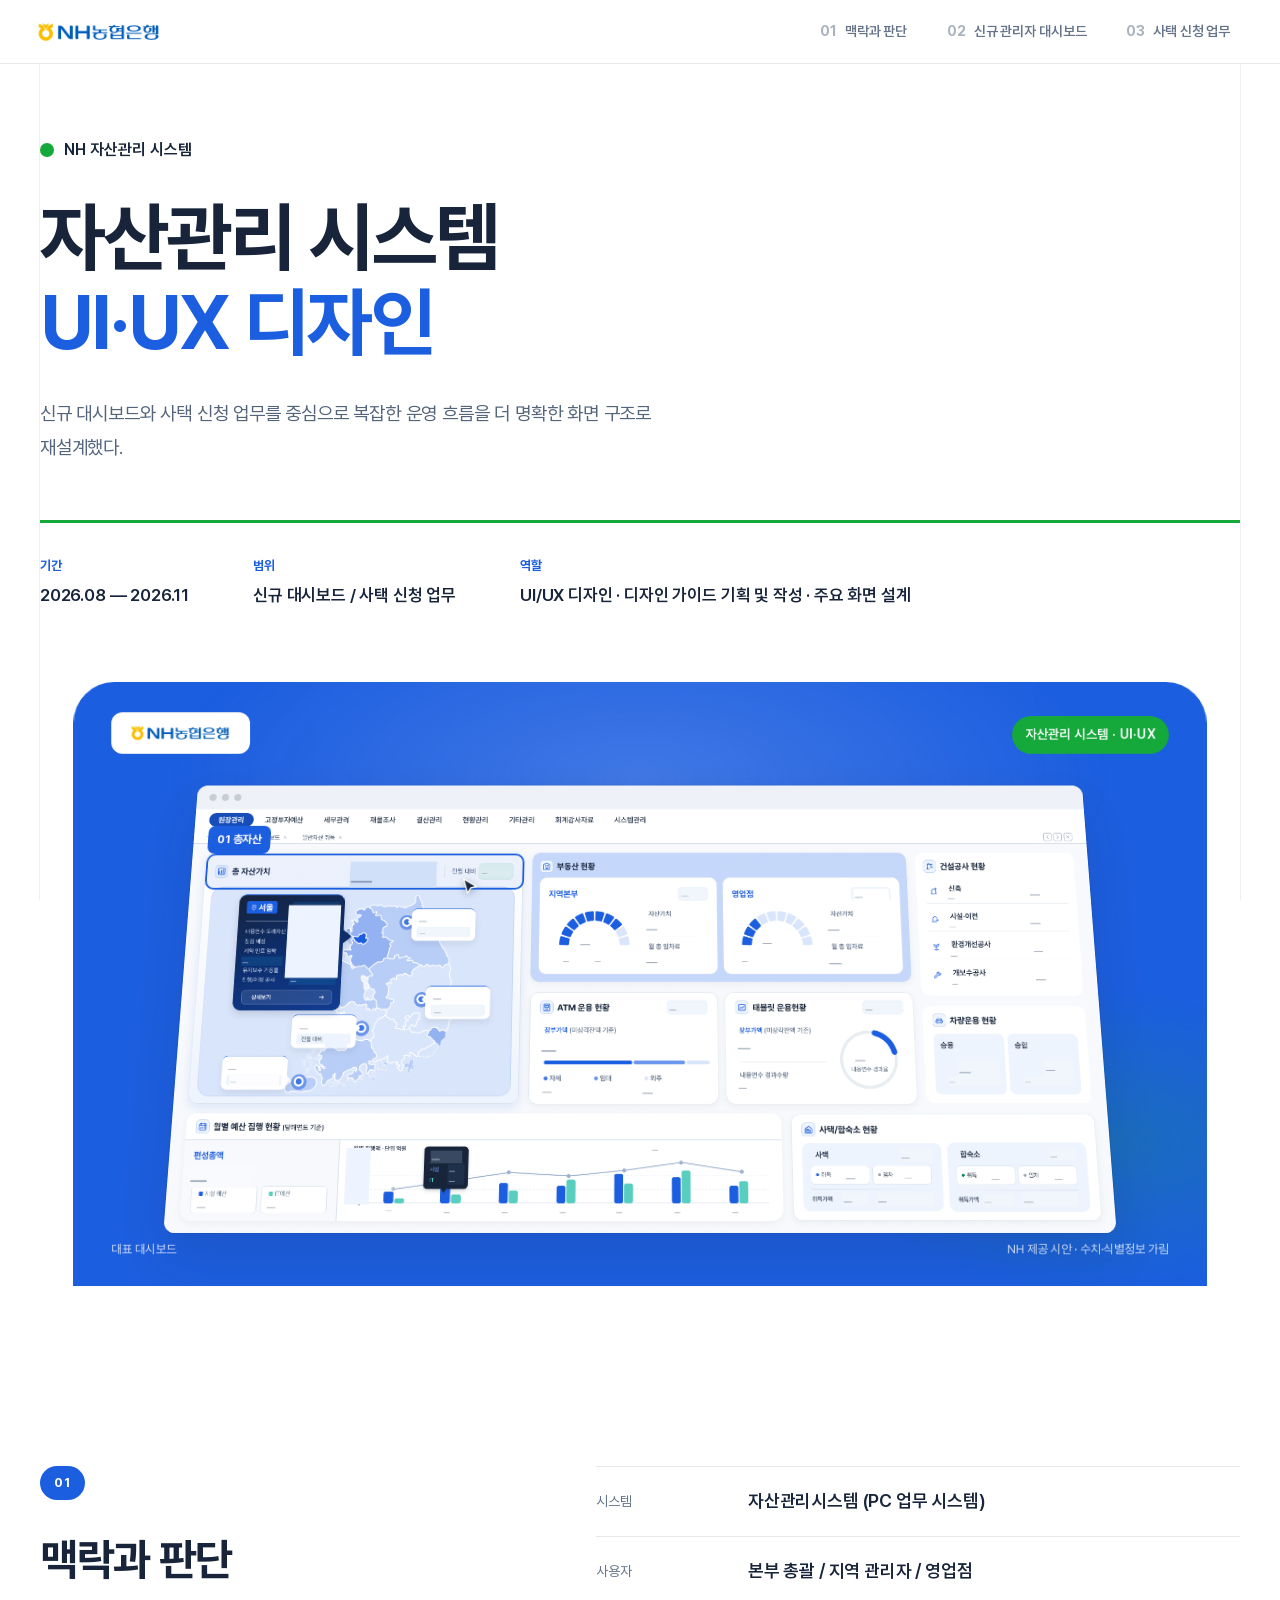
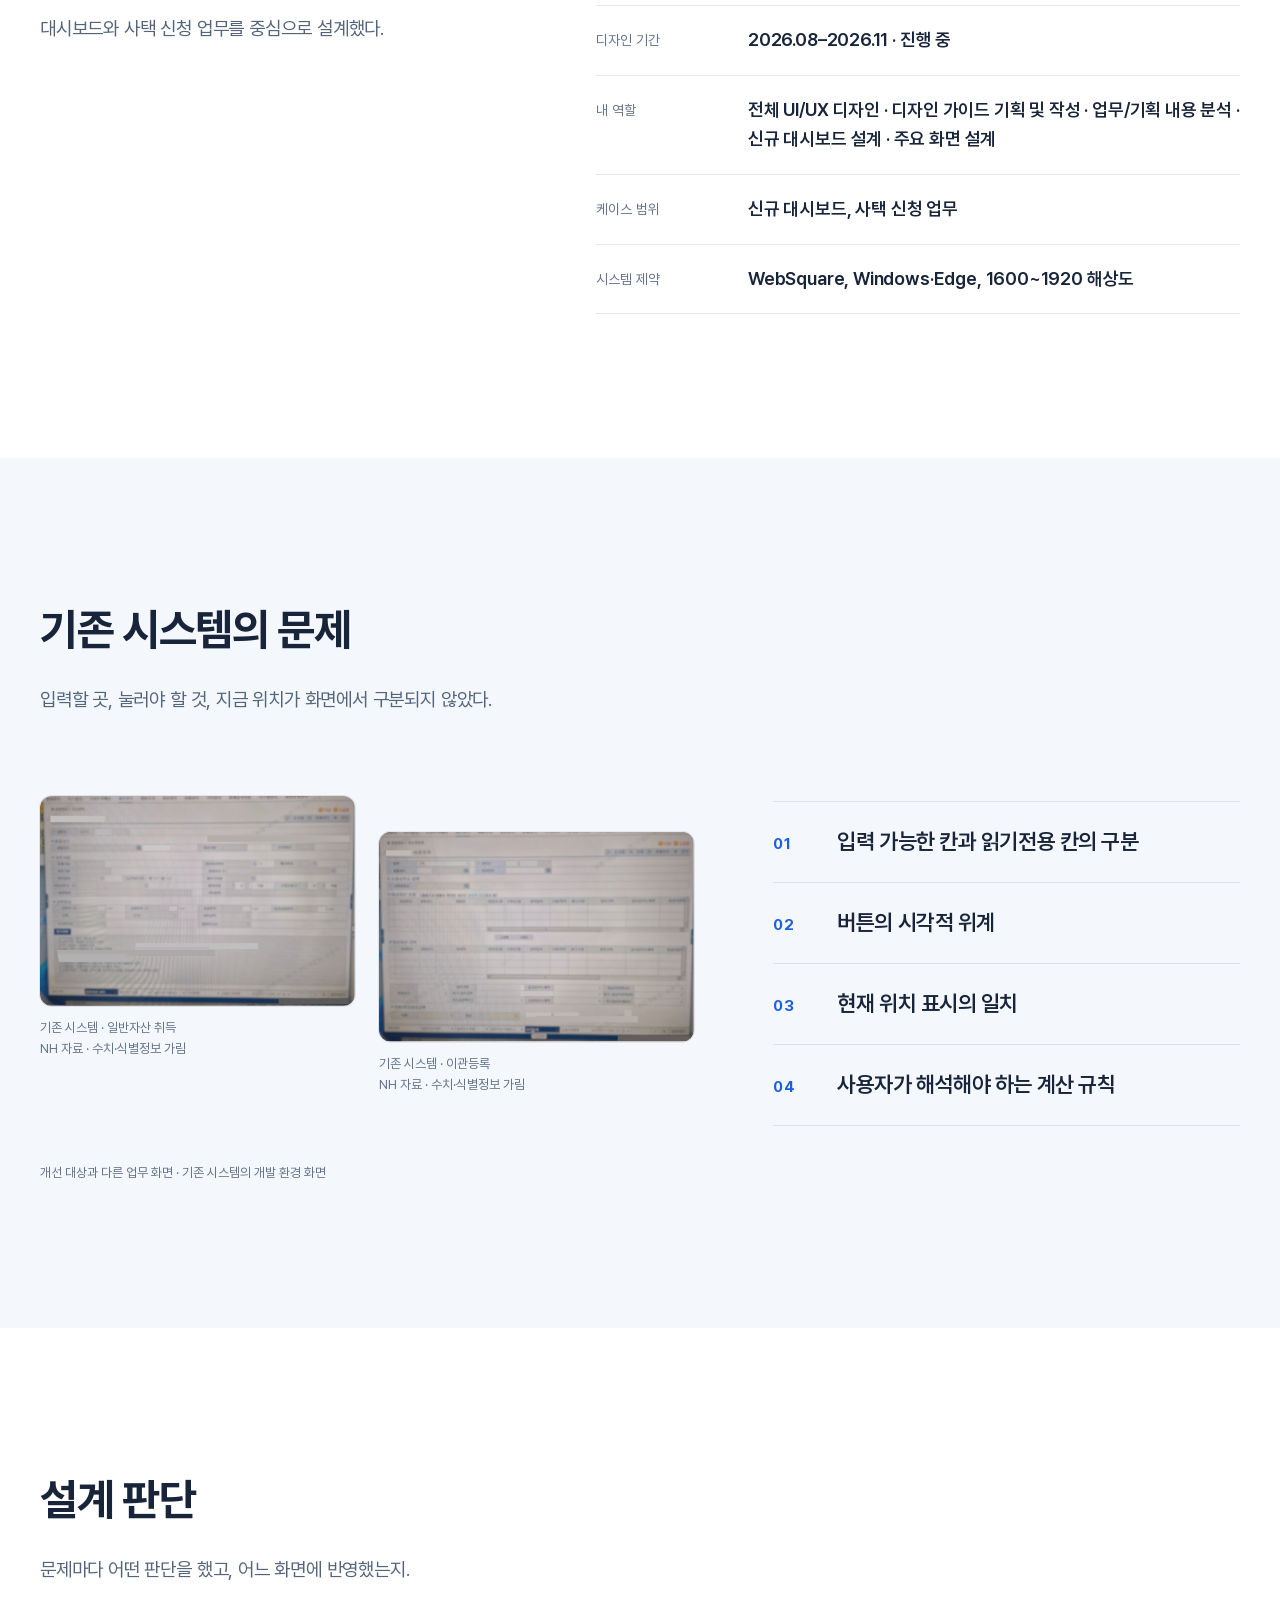
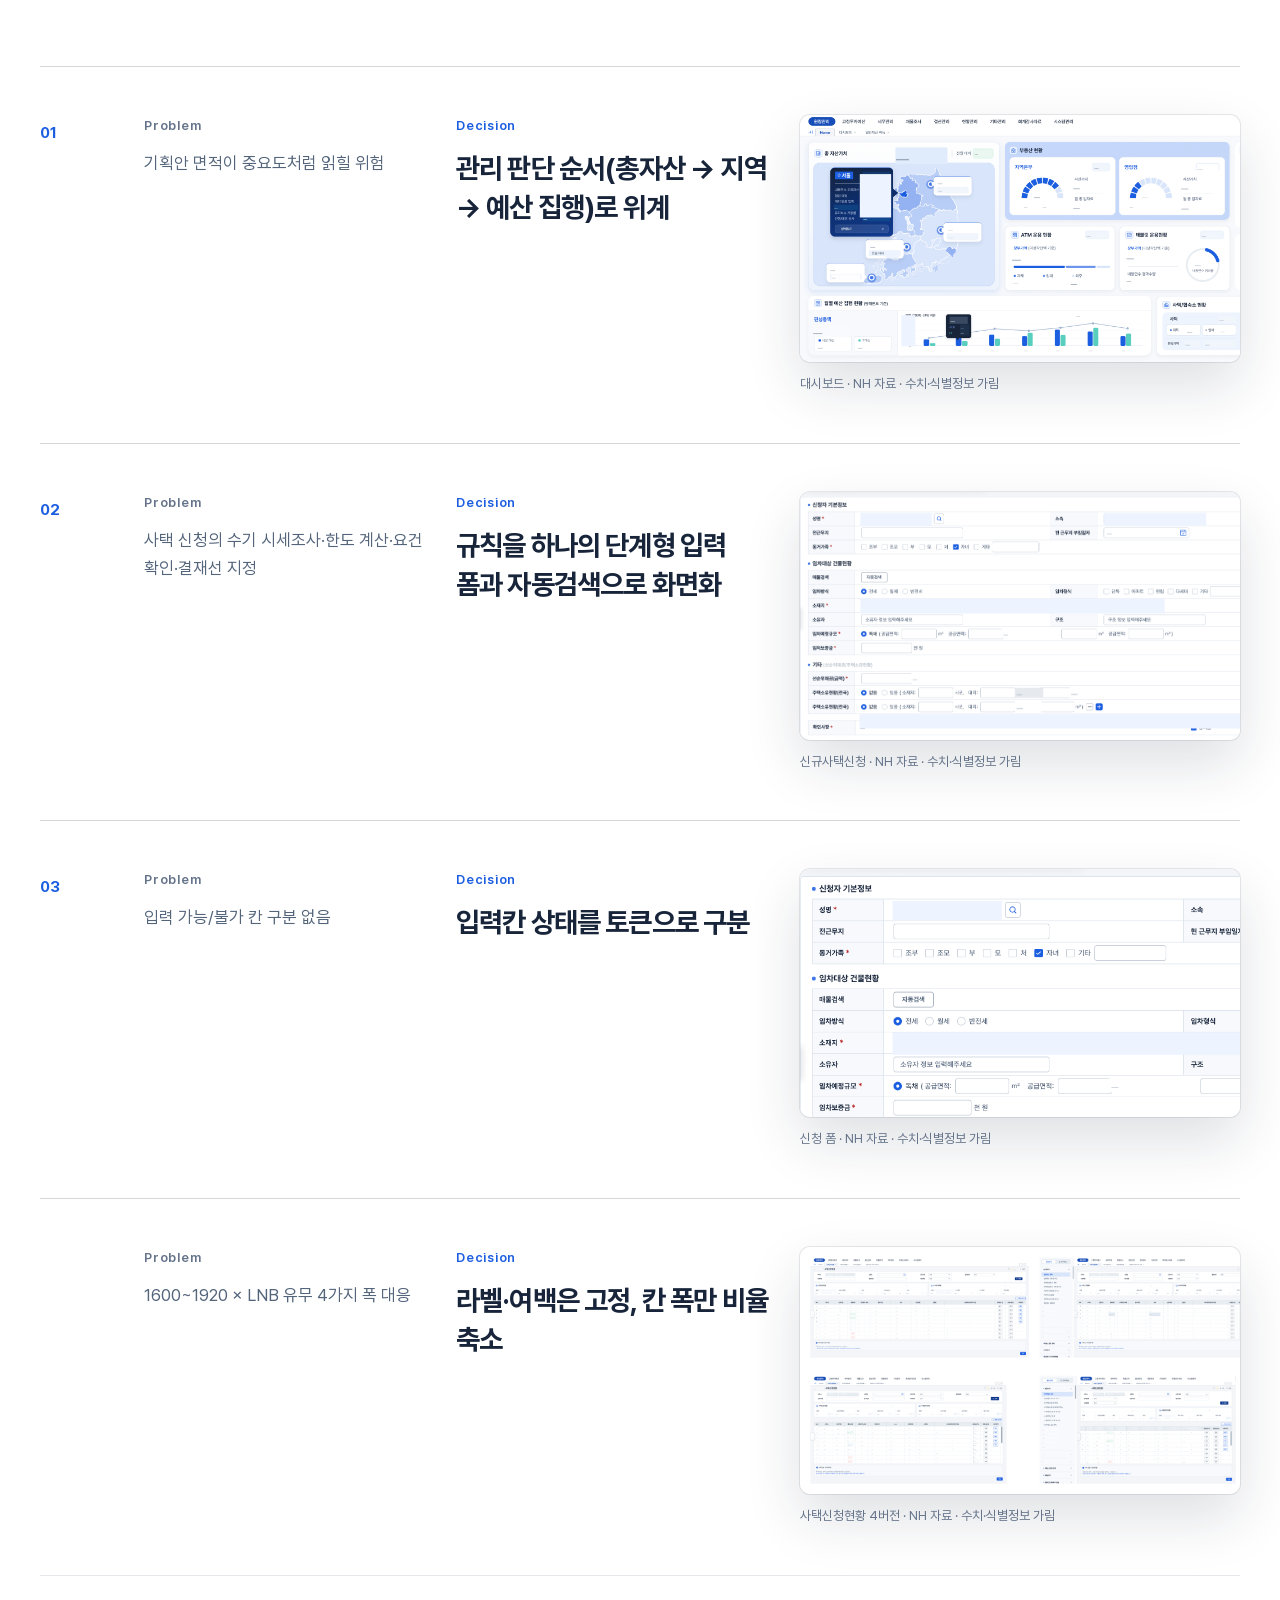
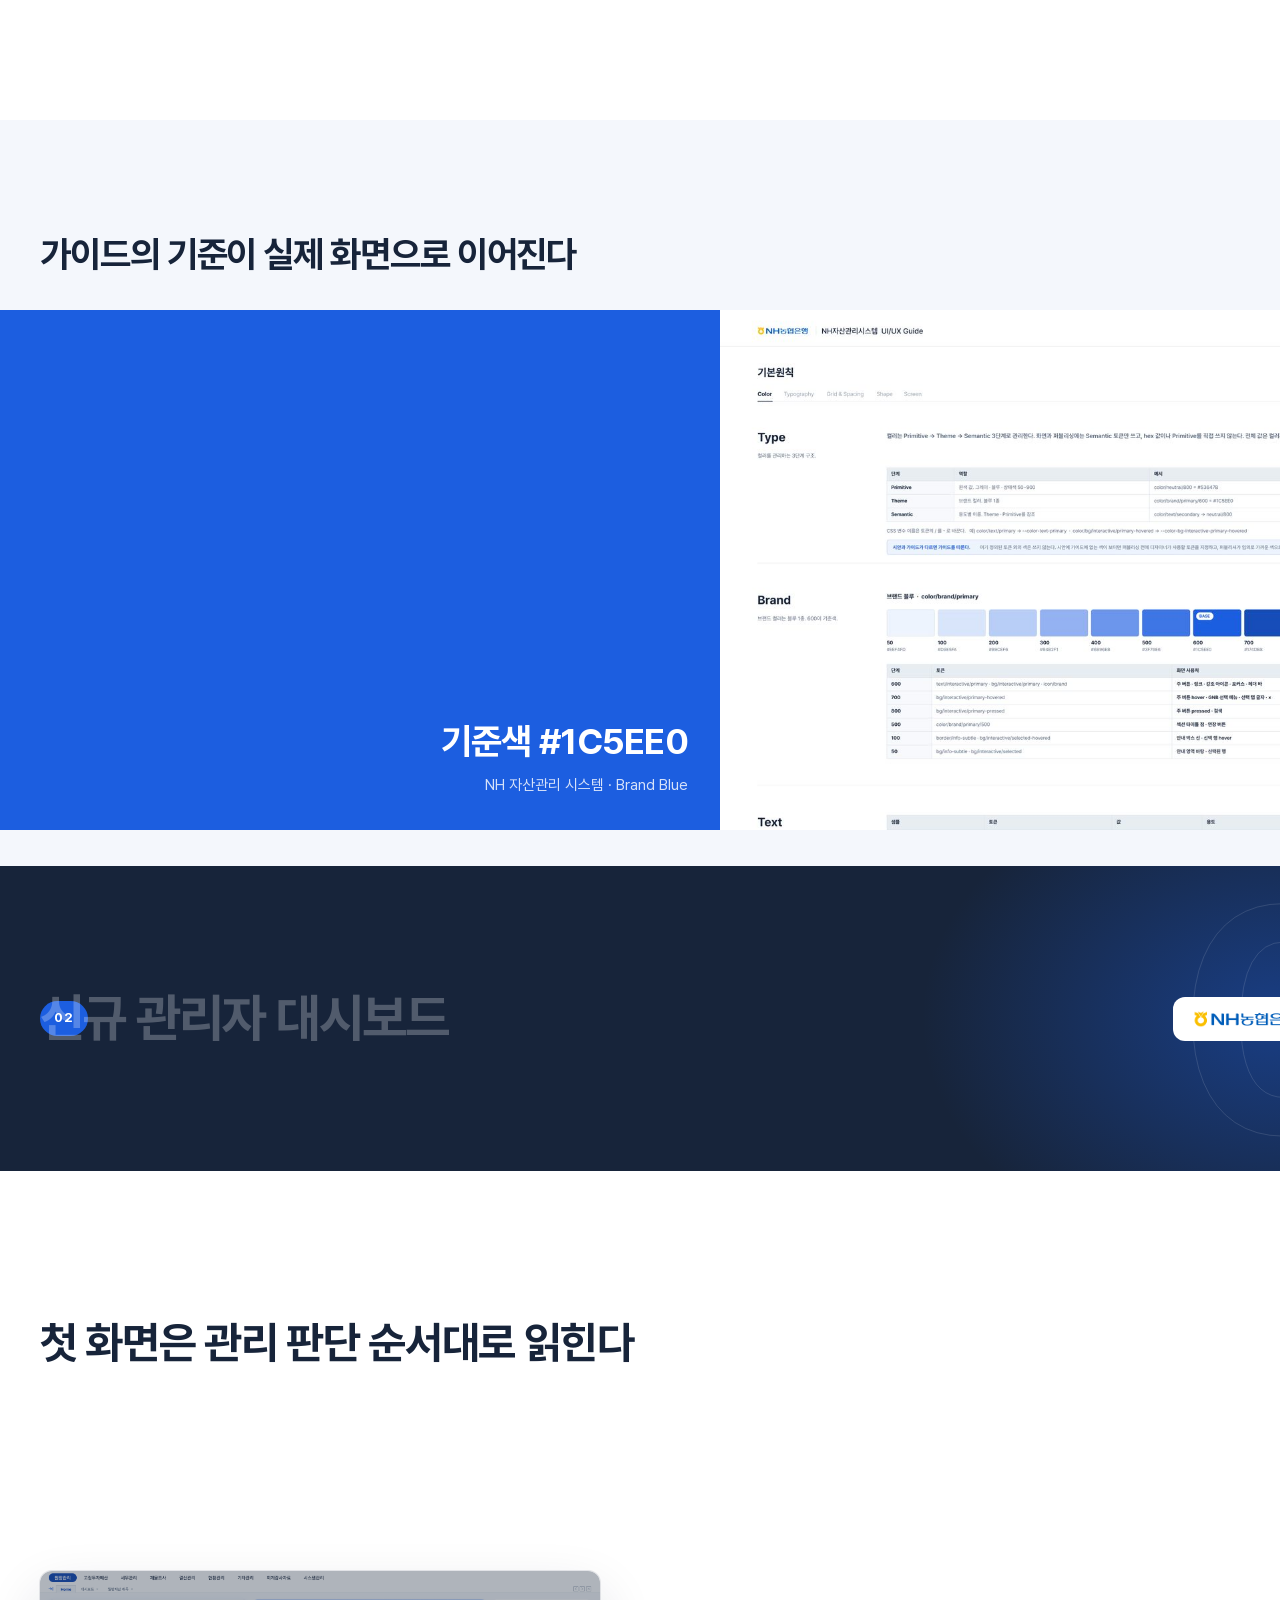
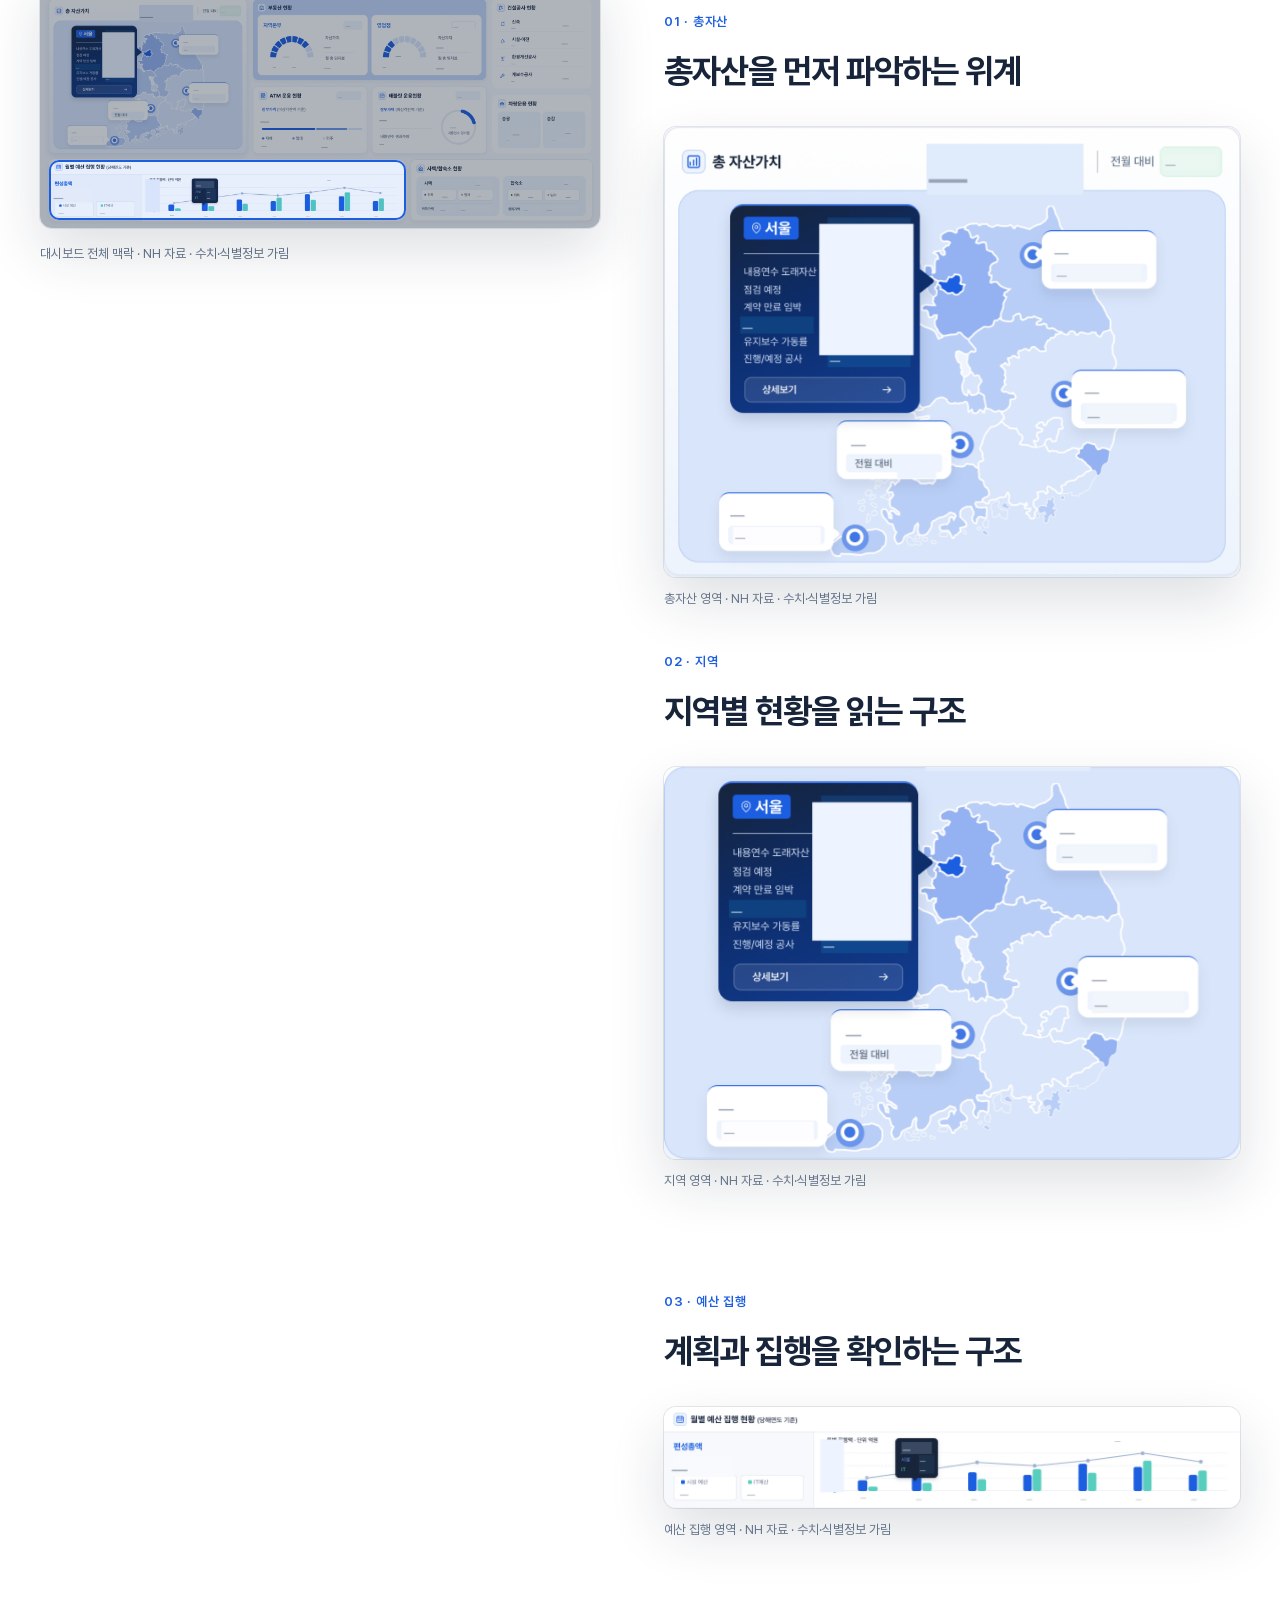
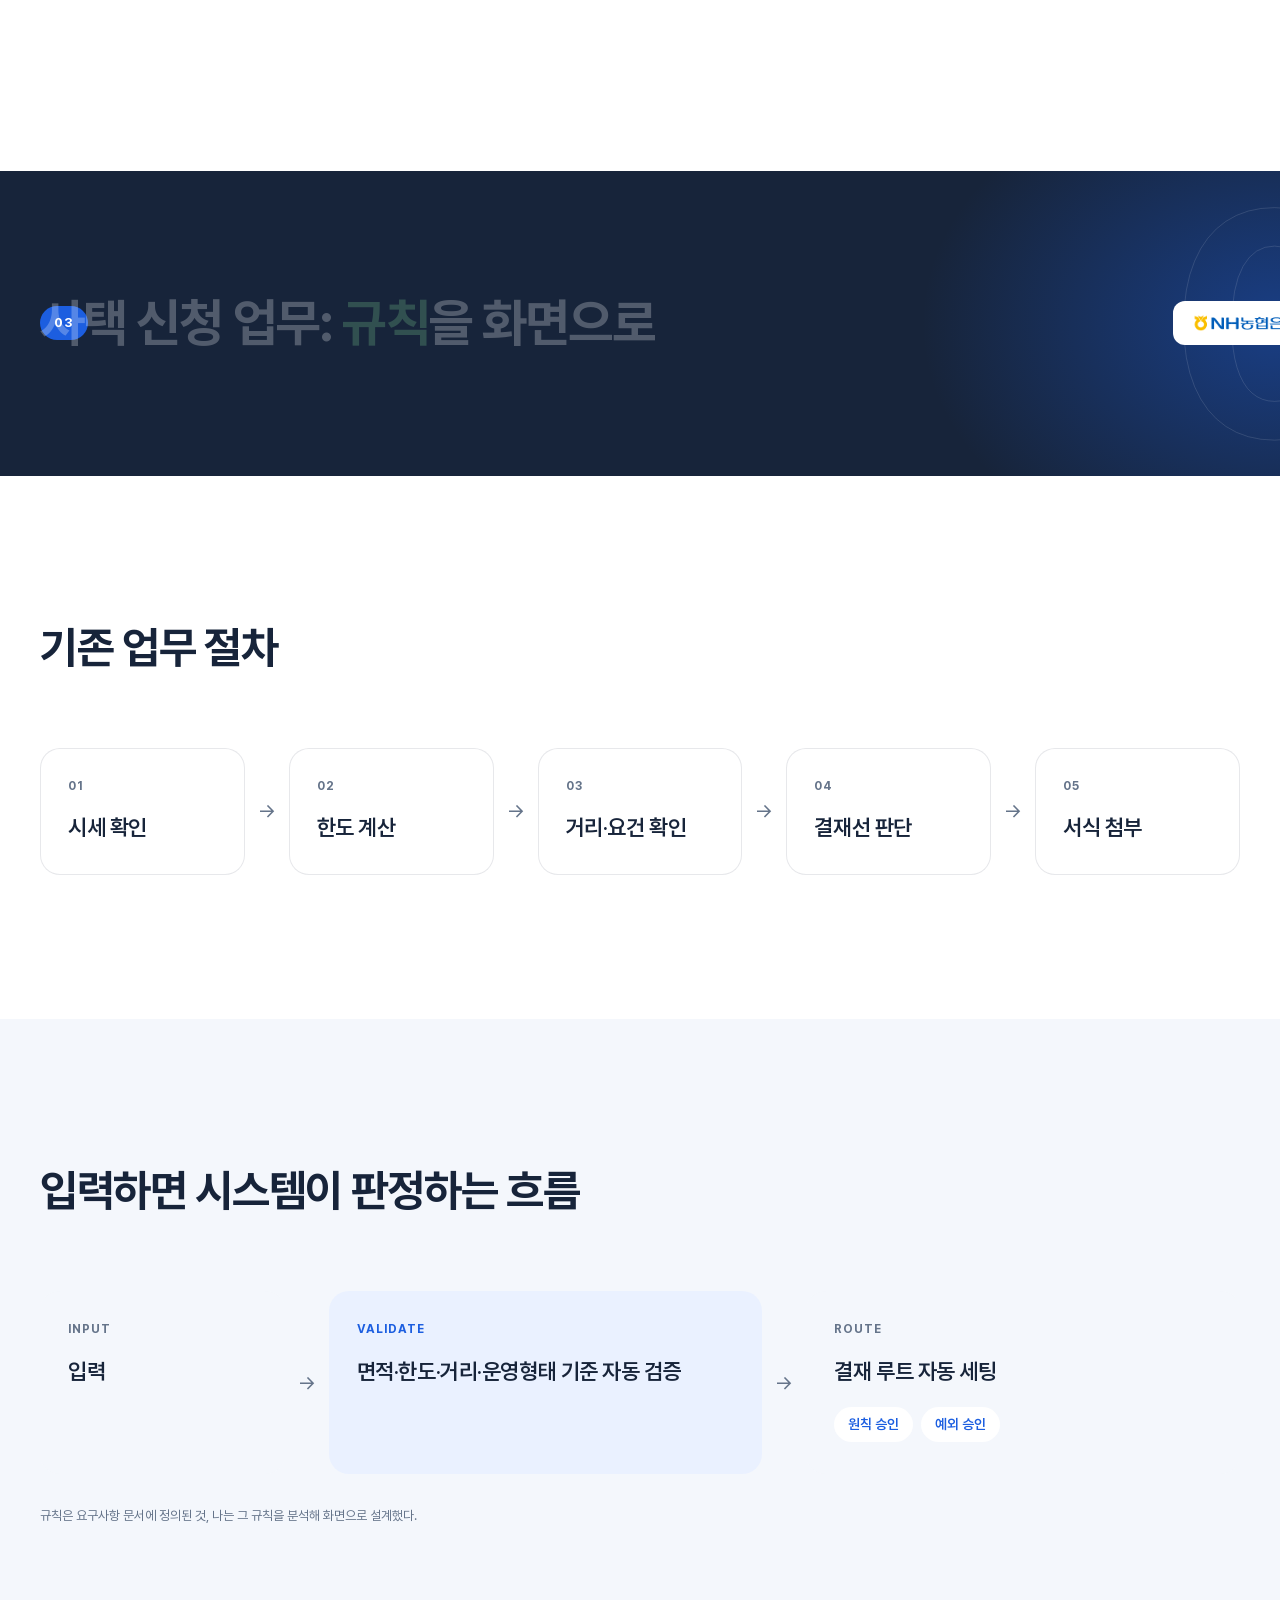
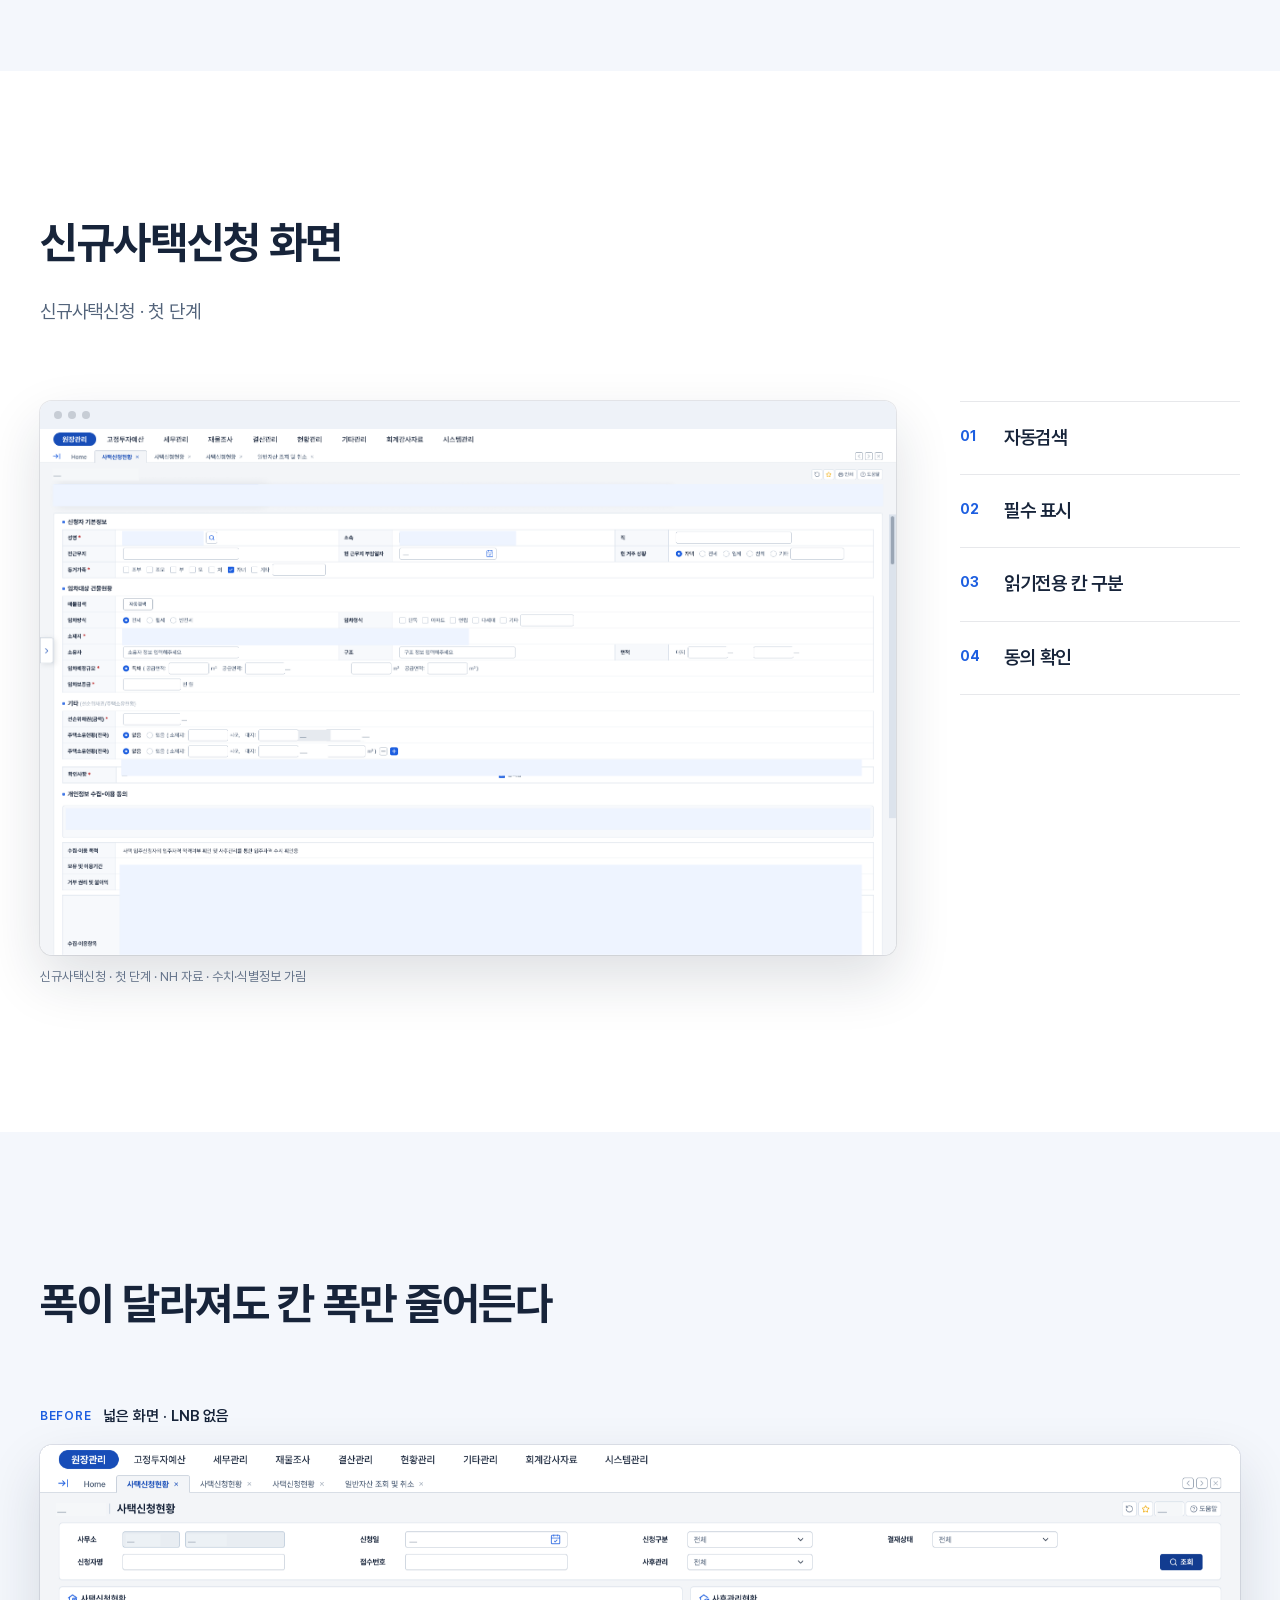
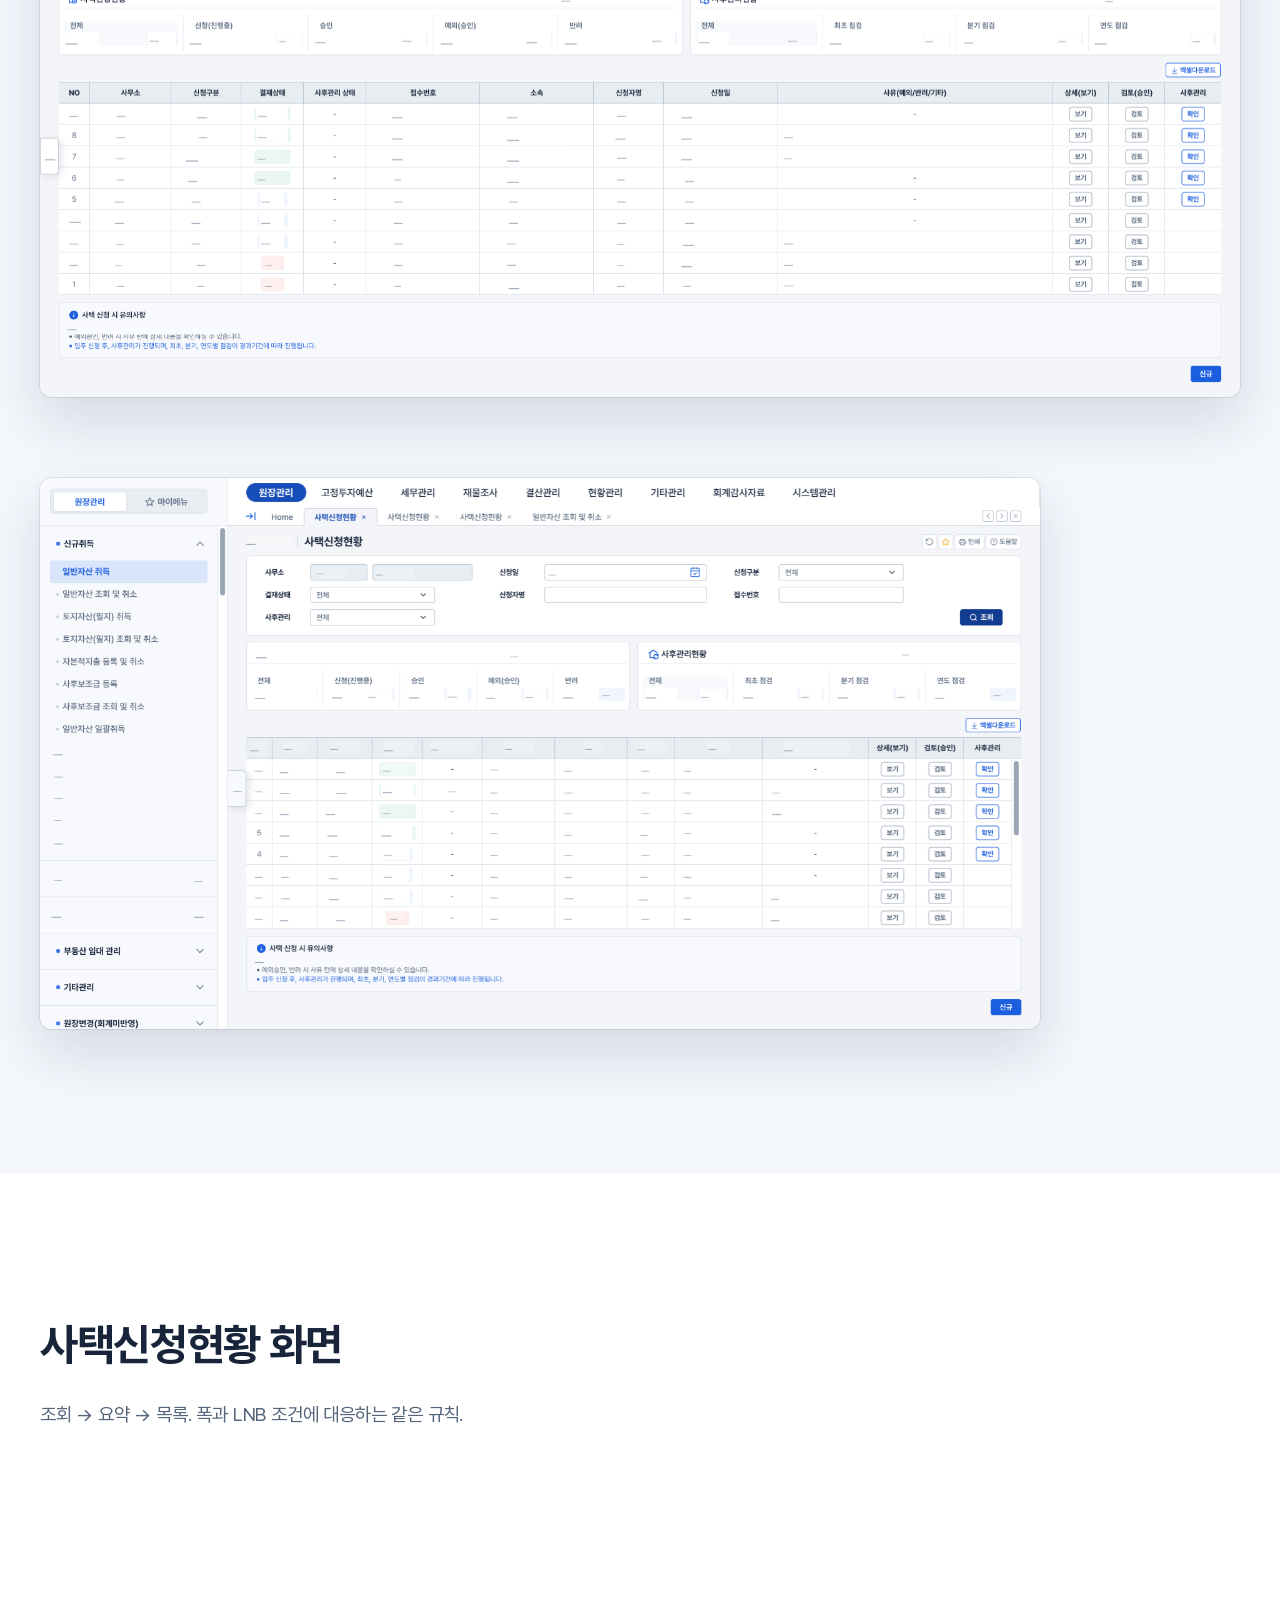
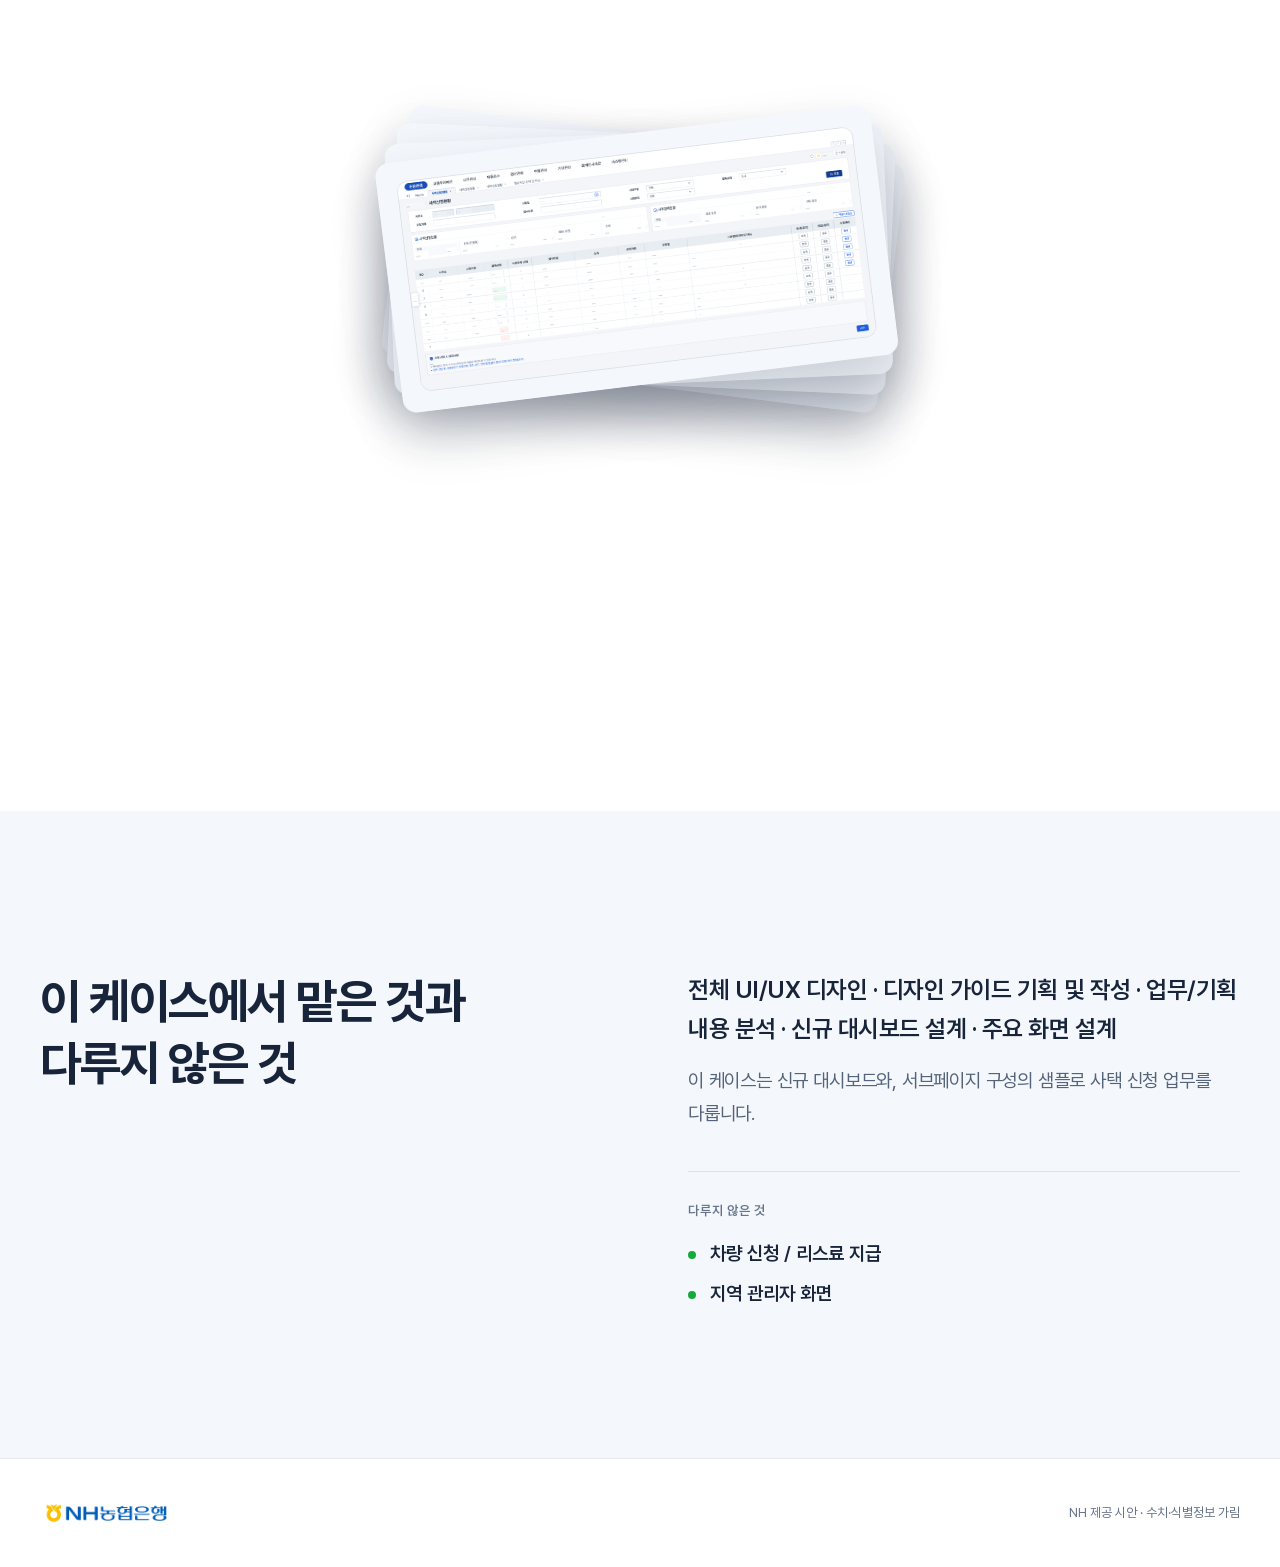
<file: index.html>
<!doctype html>
<html lang="ko">
<head>
<meta charset="utf-8">
<meta name="viewport" content="width=device-width, initial-scale=1">
<title>NH 자산관리 시스템 · UI·UX 디자인</title>
<link rel="preload" href="assets/fonts/pretendard/Pretendard-Bold.woff2" as="font" type="font/woff2" crossorigin>
<link rel="stylesheet" href="css/v2.css">
<link rel="stylesheet" href="css/motion.css">
<script>document.documentElement.classList.add('js')</script>
<script src="js/v2.js" defer></script>
<script src="js/motion.js" defer></script>
</head>
<body>

<!-- 상단 바: CI + 챕터 위치 (NH 업무 시스템 GNB의 파란 pill 문법) -->
<header class="bar">
  <div class="bar__in">
    <img class="bar__ci" src="assets/public/nh-ci-signature.png" alt="NH농협은행" height="28">
    <nav class="bar__nav" aria-label="챕터">
      <a href="#S2" data-ch="S2"><b>01</b>맥락과 판단</a>
      <a href="#S5" data-ch="S5"><b>02</b>신규 관리자 대시보드</a>
      <a href="#S6" data-ch="S6"><b>03</b>사택 신청 업무</a>
    </nav>
  </div>
</header>

<main>

<!-- ═══ S1 HERO ═══ -->
<section id="S1" class="hero">
  <div class="wrap">
    <p class="hero__eyebrow rv"><i></i>NH 자산관리 시스템</p>
    <h1 class="display rv d1">자산관리 시스템<br><span class="hl-blue">UI·UX 디자인</span></h1>
    <p class="body rv d2">신규 대시보드와 사택 신청 업무를 중심으로 복잡한 운영 흐름을 더 명확한 화면 구조로 재설계했다.</p>
    <dl class="hero__meta rv d3">
      <div><dt>기간</dt><dd>2026.08 — 2026.11</dd></div>
      <div><dt>범위</dt><dd>신규 대시보드 / 사택 신청 업무</dd></div>
      <div><dt>역할</dt><dd>UI/UX 디자인 · 디자인 가이드 기획 및 작성 · 주요 화면 설계</dd></div>
    </dl>
  </div>
  <div class="wrap">
    <div class="hero__panel">
      <span class="ci-chip"><img src="assets/public/nh-ci-signature.png" alt="NH농협은행"></span>
      <span class="hero__tag">자산관리 시스템 · UI·UX</span>
      <figure class="frame rv-img">
        <div class="frame__top"><i></i><i></i><i></i></div>
        <img src="assets/public/nh-dashboard-redacted.png" width="1920" height="882" alt="NH 제공 관리자 대시보드 시안. 수치와 식별정보를 가린 사본">
      </figure>
      <p class="hero__cap caption"><span>대표 대시보드</span><span>NH 제공 시안 · 수치·식별정보 가림</span></p>
    </div>
  </div>
</section>

<!-- ═══ S2 맥락과 판단 ═══ -->
<section id="S2" class="scene">
  <div class="wrap ctx">
    <div class="msg rv">
      <p class="ctx__idx">01</p>
      <h2 class="headline">맥락과 판단</h2>
      <p class="body">대시보드와 사택 신청 업무를 중심으로 설계했다.</p>
    </div>
    <dl class="dl rv d1">
      <div><dt>시스템</dt><dd>자산관리시스템 (PC 업무 시스템)</dd></div>
      <div><dt>사용자</dt><dd>본부 총괄 / 지역 관리자 / 영업점</dd></div>
      <div><dt>디자인 기간</dt><dd>2026.08–2026.11 · 진행 중</dd></div>
      <div><dt>내 역할</dt><dd>전체 UI/UX 디자인 · 디자인 가이드 기획 및 작성 · 업무/기획 내용 분석 · 신규 대시보드 설계 · 주요 화면 설계</dd></div>
      <div><dt>케이스 범위</dt><dd>신규 대시보드, 사택 신청 업무</dd></div>
      <div><dt>시스템 제약</dt><dd>WebSquare, Windows·Edge, 1600~1920 해상도</dd></div>
    </dl>
  </div>
</section>

<!-- ═══ S3 AS-IS ═══ -->
<section id="S3" class="scene scene--soft">
  <div class="wrap">
    <div class="msg rv">
      <h2 class="headline">기존 시스템의 문제</h2>
      <p class="body">입력할 곳, 눌러야 할 것, 지금 위치가 화면에서 구분되지 않았다.</p>
    </div>
    <div class="asis">
      <div class="asis__imgs">
        <figure><div class="frame frame--flat rv-img"><img src="assets/public/nh-asis-acquisition-redacted.jpg" alt="기존 NH 시스템 일반자산 취득 화면. 내부 표시를 가리고 블러 처리한 사본"></div><p class="caption">기존 시스템 · 일반자산 취득<br>NH 자료 · 수치·식별정보 가림</p></figure>
        <figure><div class="frame frame--flat rv-img d2"><img src="assets/public/nh-asis-transfer-redacted.jpg" alt="기존 NH 시스템 이관등록 화면. 내부 표시를 가리고 블러 처리한 사본"></div><p class="caption">기존 시스템 · 이관등록<br>NH 자료 · 수치·식별정보 가림</p></figure>
      </div>
      <ol class="issues">
        <li class="rv"><b>01</b><span>입력 가능한 칸과 읽기전용 칸의 구분</span></li>
        <li class="rv d1"><b>02</b><span>버튼의 시각적 위계</span></li>
        <li class="rv d2"><b>03</b><span>현재 위치 표시의 일치</span></li>
        <li class="rv d3"><b>04</b><span>사용자가 해석해야 하는 계산 규칙</span></li>
      </ol>
    </div>
    <p class="caption note rv">개선 대상과 다른 업무 화면 · 기존 시스템의 개발 환경 화면</p>
  </div>
</section>

<!-- ═══ S4 설계 판단 ═══ -->
<section id="S4" class="scene">
  <div class="wrap">
    <div class="msg rv">
      <h2 class="headline">설계 판단</h2>
      <p class="body">문제마다 어떤 판단을 했고, 어느 화면에 반영했는지.</p>
    </div>
    <div class="dec">
      <article class="dec__row">
        <span class="dec__no rv">01</span>
        <div class="dec__prob rv"><span class="label">Problem</span><p>기획안 면적이 중요도처럼 읽힐 위험</p></div>
        <div class="dec__d rv d1"><span class="label">Decision</span><p>관리 판단 순서(총자산 → 지역 → 예산 집행)로 위계</p></div>
        <figure class="dec__ev"><div class="frame rv-img d2"><img class="crop" src="assets/public/nh-dashboard-redacted.png" alt="대시보드 시안"></div><figcaption class="caption" style="margin-top:12px">대시보드 · NH 자료 · 수치·식별정보 가림</figcaption></figure>
      </article>
      <article class="dec__row">
        <span class="dec__no rv">02</span>
        <div class="dec__prob rv"><span class="label">Problem</span><p>사택 신청의 수기 시세조사·한도 계산·요건 확인·결재선 지정</p></div>
        <div class="dec__d rv d1"><span class="label">Decision</span><p>규칙을 하나의 단계형 입력 폼과 자동검색으로 화면화</p></div>
        <figure class="dec__ev"><div class="frame rv-img d2"><img class="crop" src="assets/public/nh-application-main-preview.png" alt="신규사택신청 시안의 폼 영역"></div><figcaption class="caption" style="margin-top:12px">신규사택신청 · NH 자료 · 수치·식별정보 가림</figcaption></figure>
      </article>
      <article class="dec__row">
        <span class="dec__no rv">03</span>
        <div class="dec__prob rv"><span class="label">Problem</span><p>입력 가능/불가 칸 구분 없음</p></div>
        <div class="dec__d rv d1"><span class="label">Decision</span><p>입력칸 상태를 토큰으로 구분</p></div>
        <figure class="dec__ev"><div class="frame rv-img d2"><img class="crop" src="assets/public/nh-application-input-detail.png" alt="신청 폼의 입력칸과 읽기전용 칸"></div><figcaption class="caption" style="margin-top:12px">신청 폼 · NH 자료 · 수치·식별정보 가림</figcaption></figure>
      </article>
      <article class="dec__row">
        <span class="dec__no rv">04</span>
        <div class="dec__prob rv"><span class="label">Problem</span><p>1600~1920 × LNB 유무 4가지 폭 대응</p></div>
        <div class="dec__d rv d1"><span class="label">Decision</span><p>라벨·여백은 고정, 칸 폭만 비율 축소</p></div>
        <figure class="dec__ev"><div class="frame rv-img d2"><img class="crop" src="assets/public/nh-status-versions-detail.png" alt="사택신청현황 네 버전"></div><figcaption class="caption" style="margin-top:12px">사택신청현황 4버전 · NH 자료 · 수치·식별정보 가림</figcaption></figure>
      </article>
    </div>
  </div>
</section>

<!-- ═══ T1 디자인 가이드: 스크롤에 맞춰 슬라이드처럼 지나감 ═══ -->
<section id="T1" class="gl" aria-labelledby="T1-title">
  <div class="wrap gl__head"><h2 id="T1-title" class="headline rv">가이드의 기준이 실제 화면으로 이어진다</h2></div>
  <div class="gl__stage" aria-label="디자인 가이드 페이지">
    <div class="gl__tilt"><div class="gl__row"><ul class="gl__track"><li class="gl__card"><div class="swatch"><b>기준색 #1C5EE0</b><span>NH 자산관리 시스템 · Brand Blue</span></div></li><li class="gl__card"><figure class="frame frame--flat"><img src="assets/public/gl-color.jpg" alt="디자인 가이드 · 컬러" loading="lazy"></figure></li><li class="gl__card"><figure class="frame frame--flat"><img src="assets/public/gl-type.jpg" alt="디자인 가이드 · 타이포그래피" loading="lazy"></figure></li><li class="gl__card"><figure class="frame frame--flat"><img src="assets/public/gl-grid.jpg" alt="디자인 가이드 · 그리드 · 간격" loading="lazy"></figure></li><li class="gl__card"><figure class="frame frame--flat"><img src="assets/public/gl-shape.jpg" alt="디자인 가이드 · Shape" loading="lazy"></figure></li><li class="gl__card"><figure class="frame frame--flat"><img src="assets/public/gl-title.jpg" alt="디자인 가이드 · 타이틀" loading="lazy"></figure></li><li class="gl__card"><figure class="frame frame--flat"><img src="assets/public/gl-tab.jpg" alt="디자인 가이드 · 탭" loading="lazy"></figure></li><li class="gl__card"><figure class="frame frame--flat"><img src="assets/public/gl-tree.jpg" alt="디자인 가이드 · 트리" loading="lazy"></figure></li><li class="gl__card"><div class="swatch"><b>기준색 #1C5EE0</b><span>NH 자산관리 시스템 · Brand Blue</span></div></li><li class="gl__card"><figure class="frame frame--flat"><img src="assets/public/gl-color.jpg" alt="디자인 가이드 · 컬러" loading="lazy"></figure></li><li class="gl__card"><figure class="frame frame--flat"><img src="assets/public/gl-type.jpg" alt="디자인 가이드 · 타이포그래피" loading="lazy"></figure></li><li class="gl__card"><figure class="frame frame--flat"><img src="assets/public/gl-grid.jpg" alt="디자인 가이드 · 그리드 · 간격" loading="lazy"></figure></li><li class="gl__card"><figure class="frame frame--flat"><img src="assets/public/gl-shape.jpg" alt="디자인 가이드 · Shape" loading="lazy"></figure></li><li class="gl__card"><figure class="frame frame--flat"><img src="assets/public/gl-title.jpg" alt="디자인 가이드 · 타이틀" loading="lazy"></figure></li><li class="gl__card"><figure class="frame frame--flat"><img src="assets/public/gl-tab.jpg" alt="디자인 가이드 · 탭" loading="lazy"></figure></li><li class="gl__card"><figure class="frame frame--flat"><img src="assets/public/gl-tree.jpg" alt="디자인 가이드 · 트리" loading="lazy"></figure></li><li class="gl__card"><figure class="frame frame--flat"><img src="assets/public/gl-input.jpg" alt="디자인 가이드 · 입출력 폼" loading="lazy"></figure></li><li class="gl__card"><figure class="frame frame--flat"><img src="assets/public/gl-header.jpg" alt="디자인 가이드 · 헤더 (GNB · LNB · 탭)" loading="lazy"></figure></li><li class="gl__card"><figure class="frame frame--flat"><img src="assets/public/gl-badge.jpg" alt="디자인 가이드 · 배지" loading="lazy"></figure></li><li class="gl__card"><figure class="frame frame--flat"><img src="assets/public/gl-step.jpg" alt="디자인 가이드 · 스텝바" loading="lazy"></figure></li><li class="gl__card"><figure class="frame frame--flat"><img src="assets/public/gl-accordion.jpg" alt="디자인 가이드 · 아코디언" loading="lazy"></figure></li><li class="gl__card"><figure class="frame frame--flat"><img src="assets/public/gl-card.jpg" alt="디자인 가이드 · 요약 카드" loading="lazy"></figure></li><li class="gl__card"><figure class="frame frame--flat"><img src="assets/public/gl-popup.jpg" alt="디자인 가이드 · 팝업" loading="lazy"></figure></li><li class="gl__card"><figure class="frame frame--flat"><img src="assets/public/gl-input.jpg" alt="디자인 가이드 · 입출력 폼" loading="lazy"></figure></li><li class="gl__card"><figure class="frame frame--flat"><img src="assets/public/gl-header.jpg" alt="디자인 가이드 · 헤더 (GNB · LNB · 탭)" loading="lazy"></figure></li><li class="gl__card"><figure class="frame frame--flat"><img src="assets/public/gl-badge.jpg" alt="디자인 가이드 · 배지" loading="lazy"></figure></li><li class="gl__card"><figure class="frame frame--flat"><img src="assets/public/gl-step.jpg" alt="디자인 가이드 · 스텝바" loading="lazy"></figure></li><li class="gl__card"><figure class="frame frame--flat"><img src="assets/public/gl-accordion.jpg" alt="디자인 가이드 · 아코디언" loading="lazy"></figure></li><li class="gl__card"><figure class="frame frame--flat"><img src="assets/public/gl-card.jpg" alt="디자인 가이드 · 요약 카드" loading="lazy"></figure></li><li class="gl__card"><figure class="frame frame--flat"><img src="assets/public/gl-popup.jpg" alt="디자인 가이드 · 팝업" loading="lazy"></figure></li></ul><ul class="gl__track" aria-hidden="true"><li class="gl__card"><div class="swatch"><b>기준색 #1C5EE0</b><span>NH 자산관리 시스템 · Brand Blue</span></div></li><li class="gl__card"><figure class="frame frame--flat"><img src="assets/public/gl-color.jpg" alt="디자인 가이드 · 컬러" loading="lazy"></figure></li><li class="gl__card"><figure class="frame frame--flat"><img src="assets/public/gl-type.jpg" alt="디자인 가이드 · 타이포그래피" loading="lazy"></figure></li><li class="gl__card"><figure class="frame frame--flat"><img src="assets/public/gl-grid.jpg" alt="디자인 가이드 · 그리드 · 간격" loading="lazy"></figure></li><li class="gl__card"><figure class="frame frame--flat"><img src="assets/public/gl-shape.jpg" alt="디자인 가이드 · Shape" loading="lazy"></figure></li><li class="gl__card"><figure class="frame frame--flat"><img src="assets/public/gl-title.jpg" alt="디자인 가이드 · 타이틀" loading="lazy"></figure></li><li class="gl__card"><figure class="frame frame--flat"><img src="assets/public/gl-tab.jpg" alt="디자인 가이드 · 탭" loading="lazy"></figure></li><li class="gl__card"><figure class="frame frame--flat"><img src="assets/public/gl-tree.jpg" alt="디자인 가이드 · 트리" loading="lazy"></figure></li><li class="gl__card"><div class="swatch"><b>기준색 #1C5EE0</b><span>NH 자산관리 시스템 · Brand Blue</span></div></li><li class="gl__card"><figure class="frame frame--flat"><img src="assets/public/gl-color.jpg" alt="디자인 가이드 · 컬러" loading="lazy"></figure></li><li class="gl__card"><figure class="frame frame--flat"><img src="assets/public/gl-type.jpg" alt="디자인 가이드 · 타이포그래피" loading="lazy"></figure></li><li class="gl__card"><figure class="frame frame--flat"><img src="assets/public/gl-grid.jpg" alt="디자인 가이드 · 그리드 · 간격" loading="lazy"></figure></li><li class="gl__card"><figure class="frame frame--flat"><img src="assets/public/gl-shape.jpg" alt="디자인 가이드 · Shape" loading="lazy"></figure></li><li class="gl__card"><figure class="frame frame--flat"><img src="assets/public/gl-title.jpg" alt="디자인 가이드 · 타이틀" loading="lazy"></figure></li><li class="gl__card"><figure class="frame frame--flat"><img src="assets/public/gl-tab.jpg" alt="디자인 가이드 · 탭" loading="lazy"></figure></li><li class="gl__card"><figure class="frame frame--flat"><img src="assets/public/gl-tree.jpg" alt="디자인 가이드 · 트리" loading="lazy"></figure></li><li class="gl__card"><figure class="frame frame--flat"><img src="assets/public/gl-input.jpg" alt="디자인 가이드 · 입출력 폼" loading="lazy"></figure></li><li class="gl__card"><figure class="frame frame--flat"><img src="assets/public/gl-header.jpg" alt="디자인 가이드 · 헤더 (GNB · LNB · 탭)" loading="lazy"></figure></li><li class="gl__card"><figure class="frame frame--flat"><img src="assets/public/gl-badge.jpg" alt="디자인 가이드 · 배지" loading="lazy"></figure></li><li class="gl__card"><figure class="frame frame--flat"><img src="assets/public/gl-step.jpg" alt="디자인 가이드 · 스텝바" loading="lazy"></figure></li><li class="gl__card"><figure class="frame frame--flat"><img src="assets/public/gl-accordion.jpg" alt="디자인 가이드 · 아코디언" loading="lazy"></figure></li><li class="gl__card"><figure class="frame frame--flat"><img src="assets/public/gl-card.jpg" alt="디자인 가이드 · 요약 카드" loading="lazy"></figure></li><li class="gl__card"><figure class="frame frame--flat"><img src="assets/public/gl-popup.jpg" alt="디자인 가이드 · 팝업" loading="lazy"></figure></li><li class="gl__card"><figure class="frame frame--flat"><img src="assets/public/gl-input.jpg" alt="디자인 가이드 · 입출력 폼" loading="lazy"></figure></li><li class="gl__card"><figure class="frame frame--flat"><img src="assets/public/gl-header.jpg" alt="디자인 가이드 · 헤더 (GNB · LNB · 탭)" loading="lazy"></figure></li><li class="gl__card"><figure class="frame frame--flat"><img src="assets/public/gl-badge.jpg" alt="디자인 가이드 · 배지" loading="lazy"></figure></li><li class="gl__card"><figure class="frame frame--flat"><img src="assets/public/gl-step.jpg" alt="디자인 가이드 · 스텝바" loading="lazy"></figure></li><li class="gl__card"><figure class="frame frame--flat"><img src="assets/public/gl-accordion.jpg" alt="디자인 가이드 · 아코디언" loading="lazy"></figure></li><li class="gl__card"><figure class="frame frame--flat"><img src="assets/public/gl-card.jpg" alt="디자인 가이드 · 요약 카드" loading="lazy"></figure></li><li class="gl__card"><figure class="frame frame--flat"><img src="assets/public/gl-popup.jpg" alt="디자인 가이드 · 팝업" loading="lazy"></figure></li></ul></div></div>
  </div>
</section>

<!-- ═══ S5 신규 관리자 대시보드 ═══ -->
<section id="S5">
  <div class="opener">
    <div class="wrap rv"><p class="ctx__idx">02</p><h2>신규 관리자 대시보드</h2><span class="ci-chip"><img src="assets/public/nh-ci-signature.png" alt="NH농협은행"></span></div>
  </div>

  <div class="dash-ctx">
    <div class="wrap">
      <div class="msg rv">
        <h3 class="headline">첫 화면은 관리 판단 순서대로 읽힌다</h3>
      </div>
      <ol class="steps rv d1" aria-label="판단 순서">
        <li><span>1</span>총자산</li><li class="arr">→</li><li><span>2</span>지역</li><li class="arr">→</li><li><span>3</span>예산 집행</li>
      </ol>
    </div>
  </div>

  <div class="zoom">
    <div class="wrap zoom__in">
      <div class="zoom__stage" id="zoomStage" data-active="1">
        <figure class="frame">
          <img src="assets/public/nh-dashboard-redacted.png" width="1920" height="882" alt="대시보드 전체 맥락">
          <span class="hl" aria-hidden="true"></span>
        </figure>
        <p class="caption" style="margin-top:16px">대시보드 전체 맥락 · NH 자료 · 수치·식별정보 가림</p>
      </div>
      <ol class="zoom__steps">
        <li data-step="1">
          <span class="label">01 · 총자산</span>
          <h3 class="rv">총자산을 먼저 파악하는 위계</h3>
          <figure class="frame rv-img"><img src="assets/public/nh-dashboard-assets-detail.png" alt="총자산 영역. 수치를 가린 사본"></figure>
          <p class="caption" style="margin-top:12px">총자산 영역 · NH 자료 · 수치·식별정보 가림</p>
        </li>
        <li data-step="2">
          <span class="label">02 · 지역</span>
          <h3 class="rv">지역별 현황을 읽는 구조</h3>
          <figure class="frame rv-img"><img src="assets/public/nh-dashboard-regions-detail.png" alt="지역 영역. 수치를 가린 사본"></figure>
          <p class="caption" style="margin-top:12px">지역 영역 · NH 자료 · 수치·식별정보 가림</p>
        </li>
        <li data-step="3">
          <span class="label">03 · 예산 집행</span>
          <h3 class="rv">계획과 집행을 확인하는 구조</h3>
          <figure class="frame rv-img"><img src="assets/public/nh-dashboard-budget-detail.png" alt="예산 집행 영역. 수치를 가린 사본"></figure>
          <p class="caption" style="margin-top:12px">예산 집행 영역 · NH 자료 · 수치·식별정보 가림</p>
        </li>
      </ol>
    </div>
  </div>
</section>

<!-- ═══ S6 사택 신청 업무 ═══ -->
<section id="S6">
  <div class="opener">
    <div class="wrap rv"><p class="ctx__idx">03</p><h2>사택 신청 업무: <i>규칙</i>을 화면으로</h2><span class="ci-chip"><img src="assets/public/nh-ci-signature.png" alt="NH농협은행"></span></div>
  </div>

  <div class="scene manual" id="S6a">
    <div class="wrap">
      <div class="msg rv"><h3 class="headline">기존 업무 절차</h3></div>
      <ol class="flow">
        <li class="flow__s rv-slide"><small>01</small><p>시세 확인</p></li><li class="flow__g">→</li>
        <li class="flow__s rv-slide d1"><small>02</small><p>한도 계산</p></li><li class="flow__g">→</li>
        <li class="flow__s rv-slide d2"><small>03</small><p>거리·요건 확인</p></li><li class="flow__g">→</li>
        <li class="flow__s rv-slide d3"><small>04</small><p>결재선 판단</p></li><li class="flow__g">→</li>
        <li class="flow__s rv-slide d3"><small>05</small><p>서식 첨부</p></li>
      </ol>
    </div>
  </div>

  <div class="scene scene--soft" id="S6b">
    <div class="wrap">
      <div class="msg rv"><h3 class="headline">입력하면 시스템이 판정하는 흐름</h3></div>
      <ol class="flow">
        <li class="flow__s rv-slide"><small>INPUT</small><p>입력</p></li><li class="flow__g">→</li>
        <li class="flow__s flow__s--hl flow__s--w2 rv-slide d1"><small>VALIDATE</small><p>면적·한도·거리·운영형태 기준 자동 검증</p></li><li class="flow__g">→</li>
        <li class="flow__s flow__s--w2 rv-slide d2"><small>ROUTE</small><p>결재 루트 자동 세팅</p><div class="pills"><span>원칙 승인</span><span>예외 승인</span></div></li>
      </ol>
      <p class="caption note rv">규칙은 요구사항 문서에 정의된 것, 나는 그 규칙을 분석해 화면으로 설계했다.</p>
    </div>
  </div>

  <div class="scene" id="S6c">
    <div class="wrap">
      <div class="msg rv"><h3 class="headline">신규사택신청 화면</h3><p class="body">신규사택신청 · 첫 단계</p></div>
      <div class="app">
        <div>
          <figure class="frame rv-img">
            <div class="frame__top"><i></i><i></i><i></i></div>
            <img class="app__crop" src="assets/public/nh-application-redacted.png" alt="신규사택신청 시안. 입력값과 식별정보를 가린 사본">
          </figure>
          <p class="caption" style="margin-top:12px">신규사택신청 · 첫 단계 · NH 자료 · 수치·식별정보 가림</p>
        </div>
        <ol class="call">
          <li class="rv"><b>01</b>자동검색</li>
          <li class="rv d1"><b>02</b>필수 표시</li>
          <li class="rv d2"><b>03</b>읽기전용 칸 구분</li>
          <li class="rv d3"><b>04</b>동의 확인</li>
        </ol>
      </div>
    </div>
  </div>

  <div class="scene scene--soft" id="T4">
    <div class="wrap">
      <div class="msg rv"><h3 class="headline">폭이 달라져도 칸 폭만 줄어든다</h3></div>
      <div class="layout">
        <div class="layout__row">
          <p class="tag rv"><i>BEFORE</i>넓은 화면 · LNB 없음</p>
          <figure class="frame rv-img" style="width:100%"><img src="assets/public/nh-status-wide-full-redacted.png" alt="사택신청현황 넓은 화면, LNB 없음"></figure>
        </div>
        <div class="layout__row">
          <p class="tag rv"><i>AFTER</i>폭이 줄어든 화면 · LNB 있음</p>
          <figure class="frame rv-img d1" style="width:83.333%"><img src="assets/public/nh-status-narrow-lnb-redacted.png" alt="사택신청현황 폭이 줄어든 화면, LNB 있음"></figure>
        </div>
      </div>
    </div>
  </div>

  <div class="scene" id="S6d">
    <div class="wrap">
      <div class="msg rv"><h3 class="headline">사택신청현황 화면</h3><p class="body">조회 → 요약 → 목록. 폭과 LNB 조건에 대응하는 같은 규칙.</p></div>
      <div class="vset">
        <figure class="rv"><div><div class="frame w100"><img src="assets/public/nh-status-wide-full-redacted.png" alt="넓은 화면 · LNB 없음"></div></div><figcaption>넓은 화면 · LNB 없음<small>NH 자료 · 수치·식별정보 가림</small></figcaption></figure>
        <figure class="rv d1"><div><div class="frame w100"><img src="assets/public/nh-status-wide-lnb-redacted.png" alt="넓은 화면 · LNB 있음"></div></div><figcaption>넓은 화면 · LNB 있음<small>NH 자료 · 수치·식별정보 가림</small></figcaption></figure>
        <figure class="rv"><div><div class="frame w83"><img src="assets/public/nh-status-narrow-full-redacted.png" alt="폭이 줄어든 화면 · LNB 없음"></div></div><figcaption>폭이 줄어든 화면 · LNB 없음<small>NH 자료 · 수치·식별정보 가림</small></figcaption></figure>
        <figure class="rv d1"><div><div class="frame w83"><img src="assets/public/nh-status-narrow-lnb-redacted.png" alt="폭이 줄어든 화면 · LNB 있음"></div></div><figcaption>폭이 줄어든 화면 · LNB 있음<small>NH 자료 · 수치·식별정보 가림</small></figcaption></figure>
      </div>
    </div>
  </div>
</section>

<!-- ═══ S7 마무리 ═══ -->
<section id="S7" class="scene scene--soft close">
  <div class="wrap close__grid">
    <h2 class="headline rv">이 케이스에서 맡은 것과<br>다루지 않은 것</h2>
    <div class="rv d1">
      <p class="big">전체 UI/UX 디자인 · 디자인 가이드 기획 및 작성 · 업무/기획 내용 분석 · 신규 대시보드 설계 · 주요 화면 설계</p>
      <p class="body" style="margin-top:16px">이 케이스는 신규 대시보드와, 서브페이지 구성의 샘플로 사택 신청 업무를 다룹니다.</p>
      <hr>
      <p class="label" style="color:var(--cap);margin-bottom:12px">다루지 않은 것</p>
      <ul><li>차량 신청 / 리스료 지급</li><li>지역 관리자 화면</li></ul>
    </div>
  </div>
</section>

</main>

<footer class="foot">
  <div class="wrap">
    <img src="assets/public/nh-ci-signature.png" alt="NH농협은행" height="28">
    <p class="caption">NH 제공 시안 · 수치·식별정보 가림</p>
  </div>
</footer>

</body>
</html>
</file>
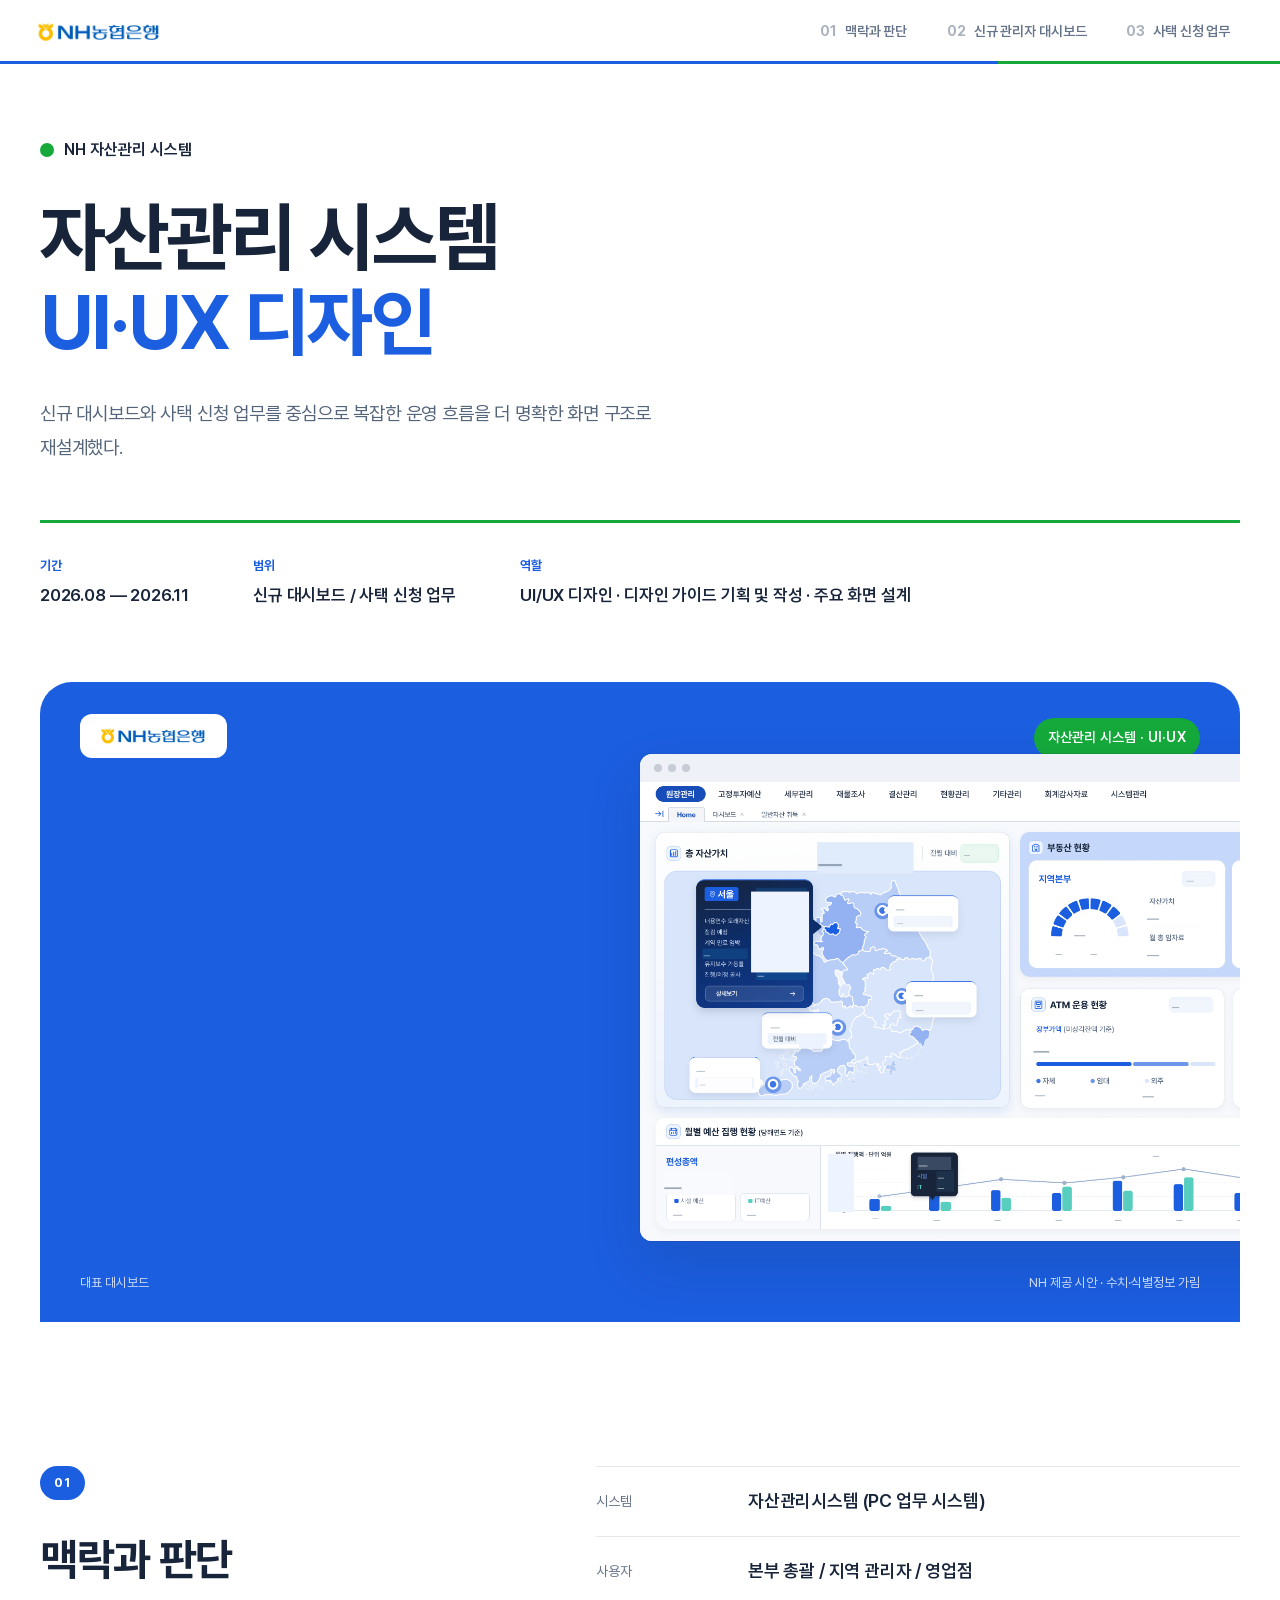
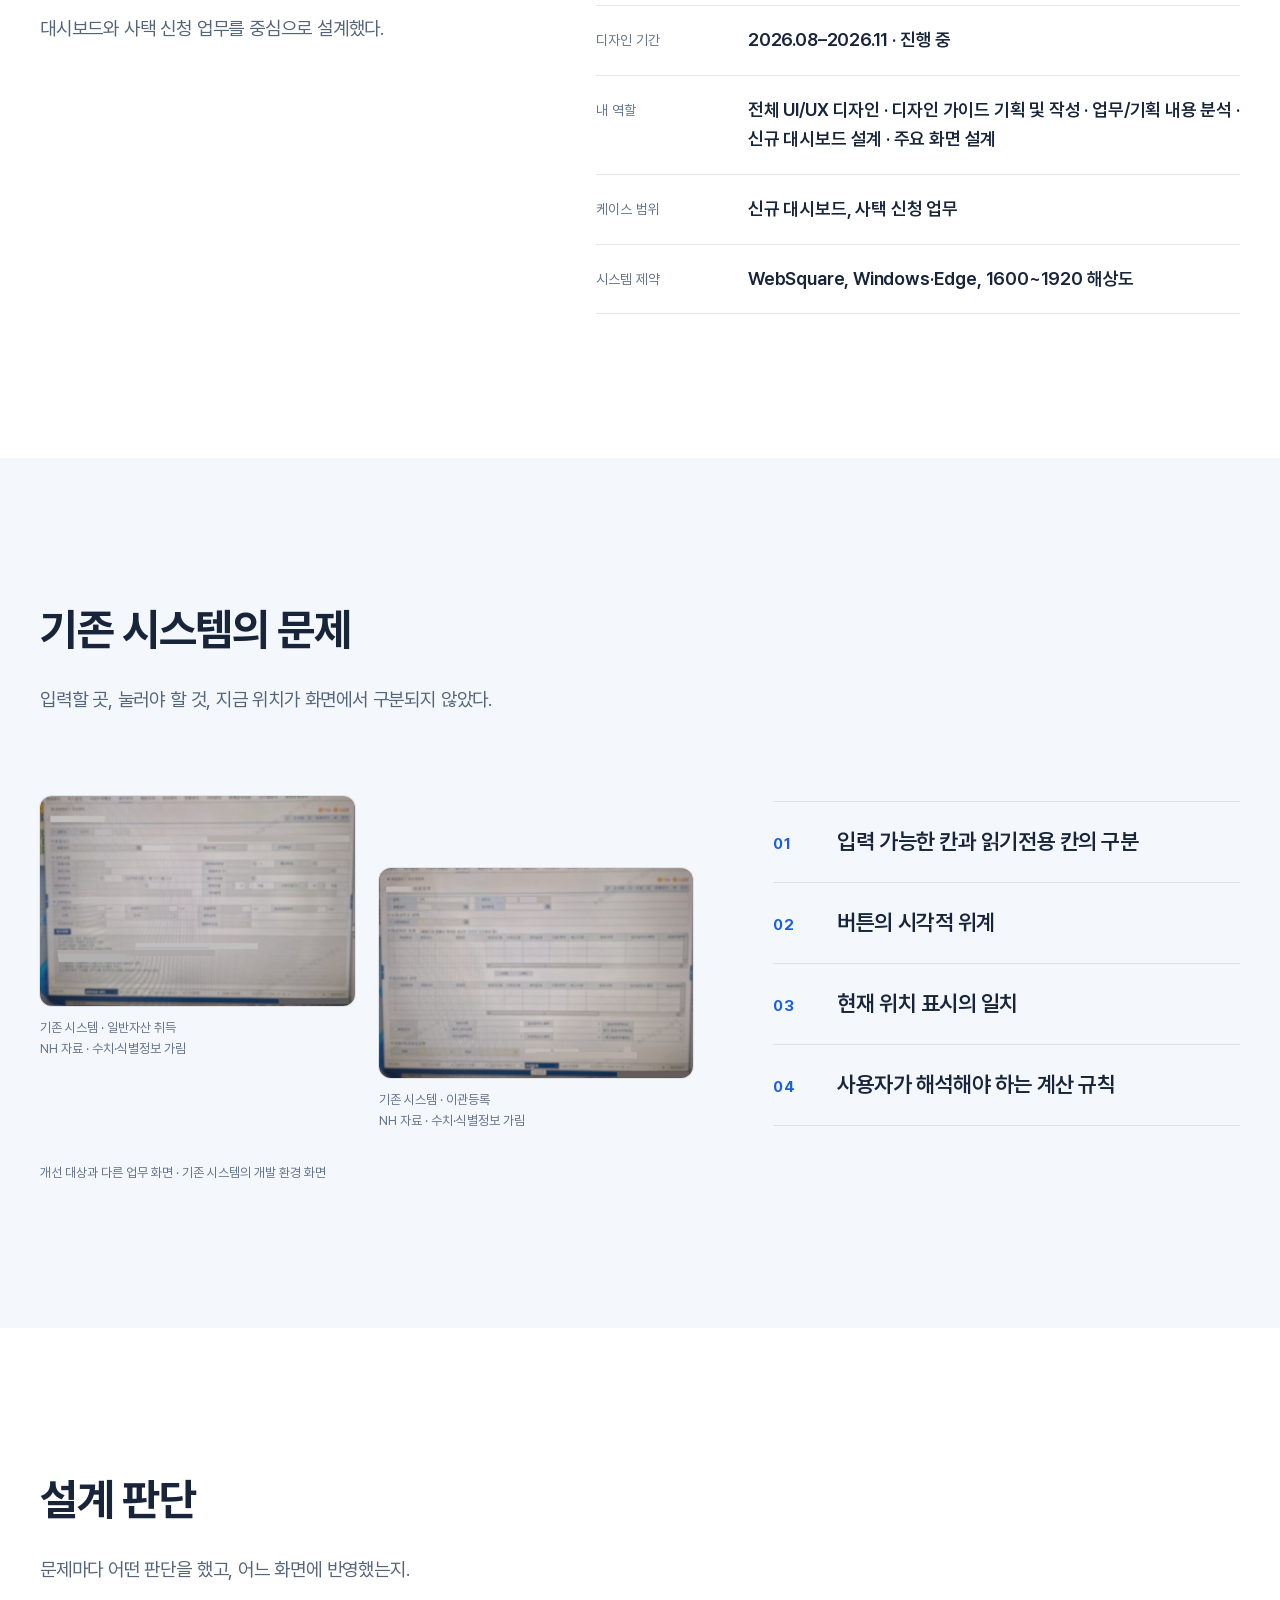
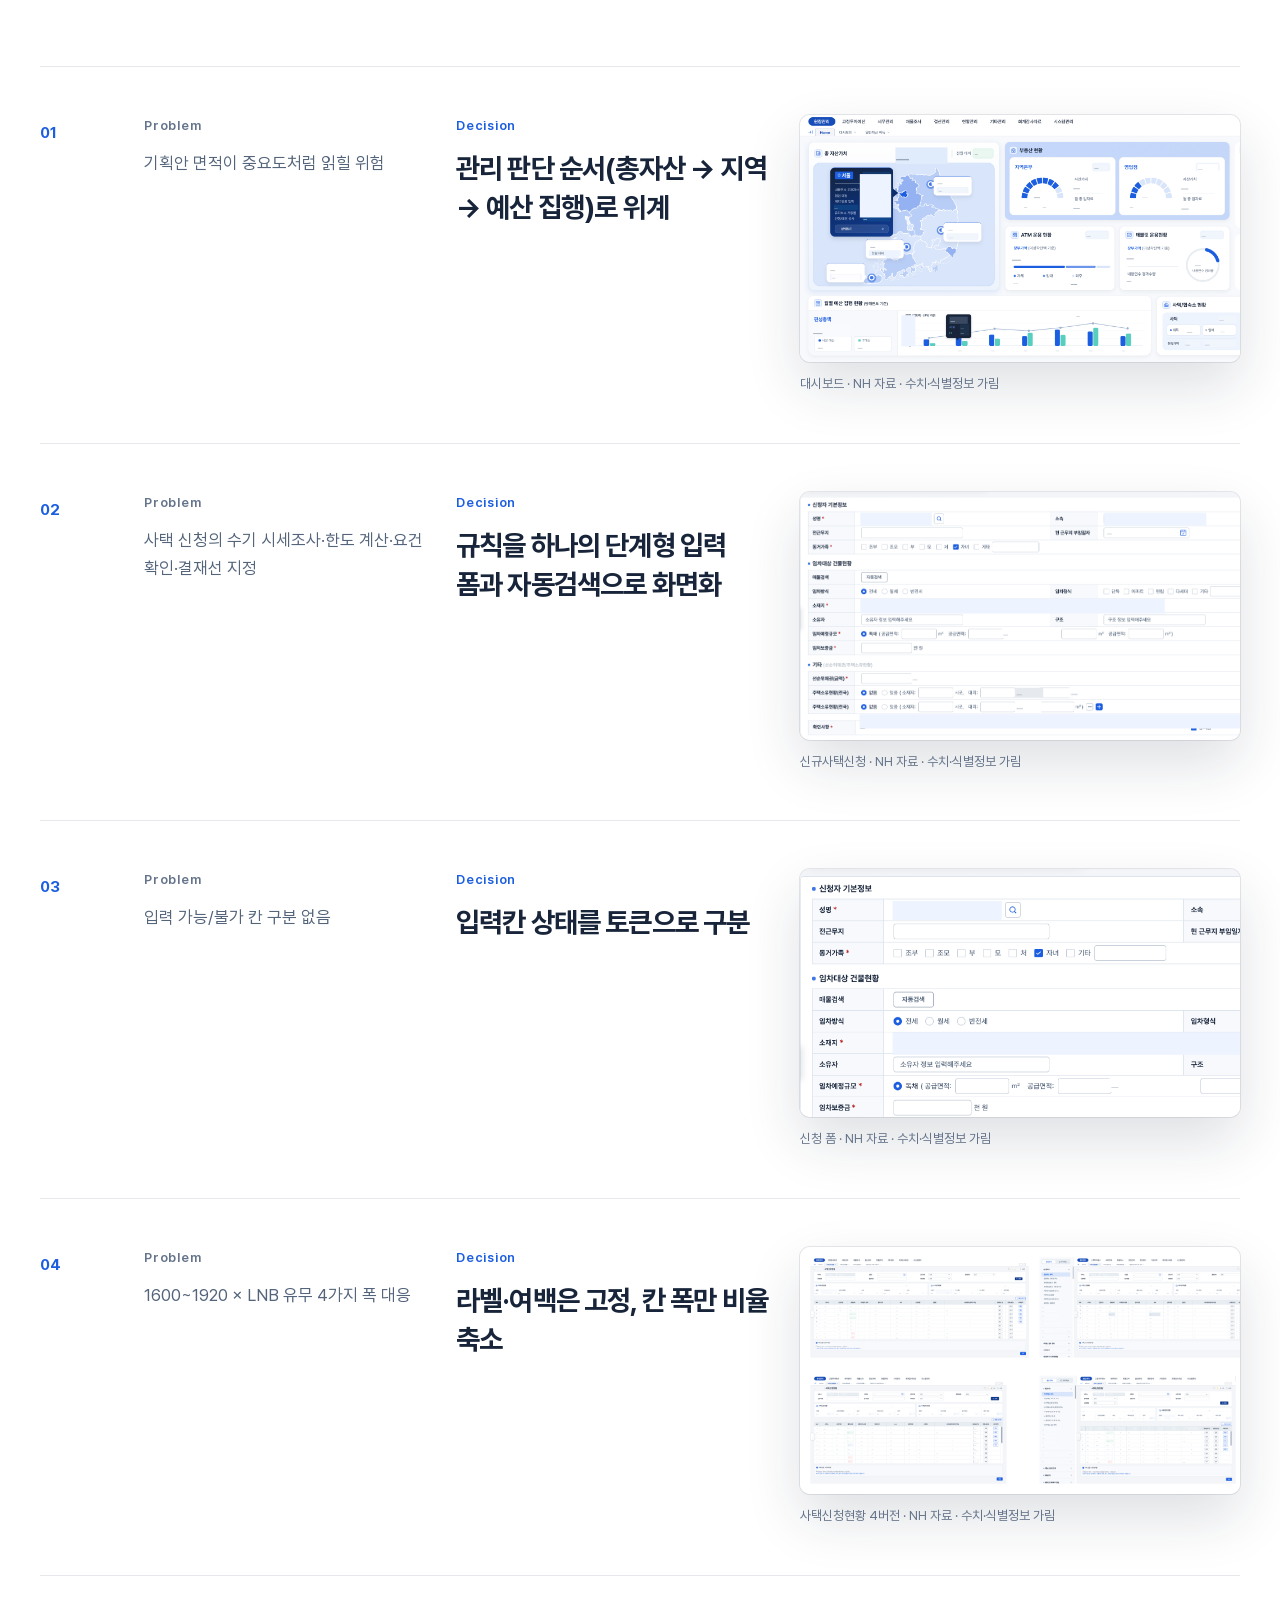
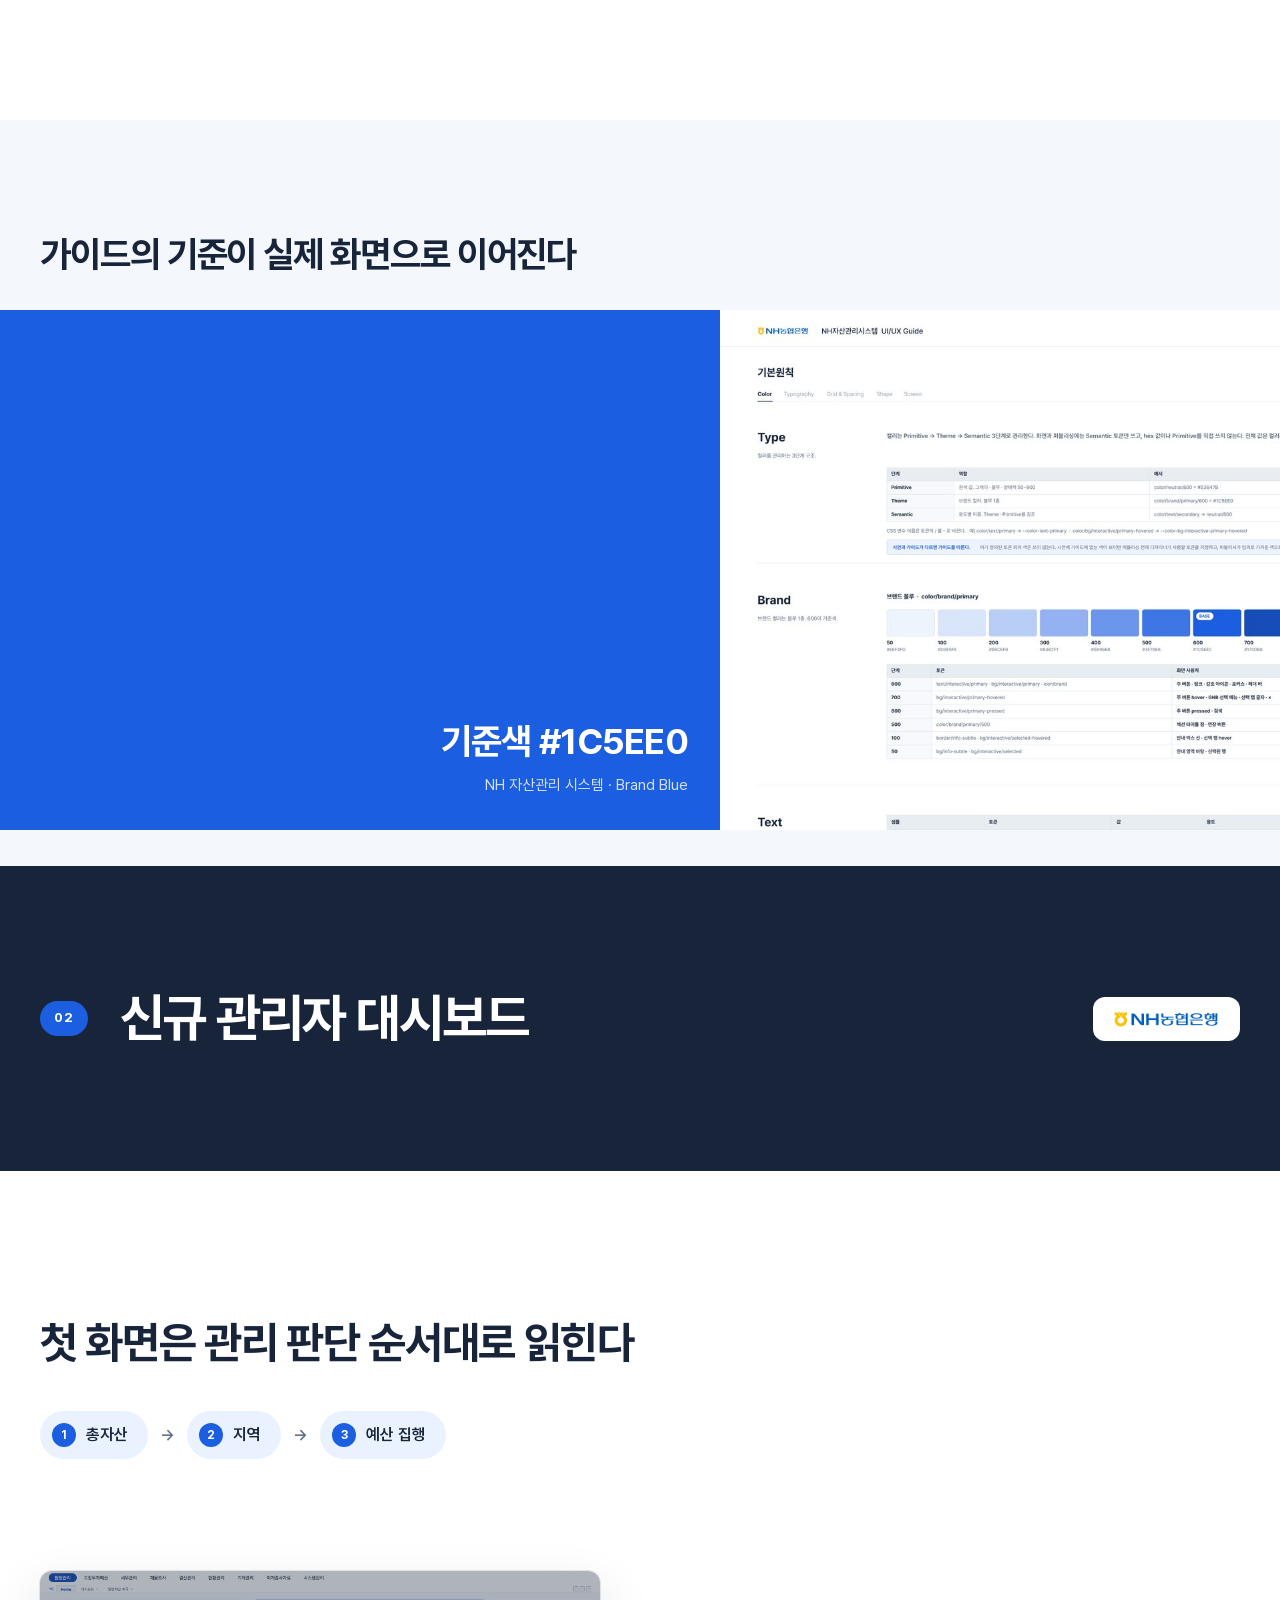
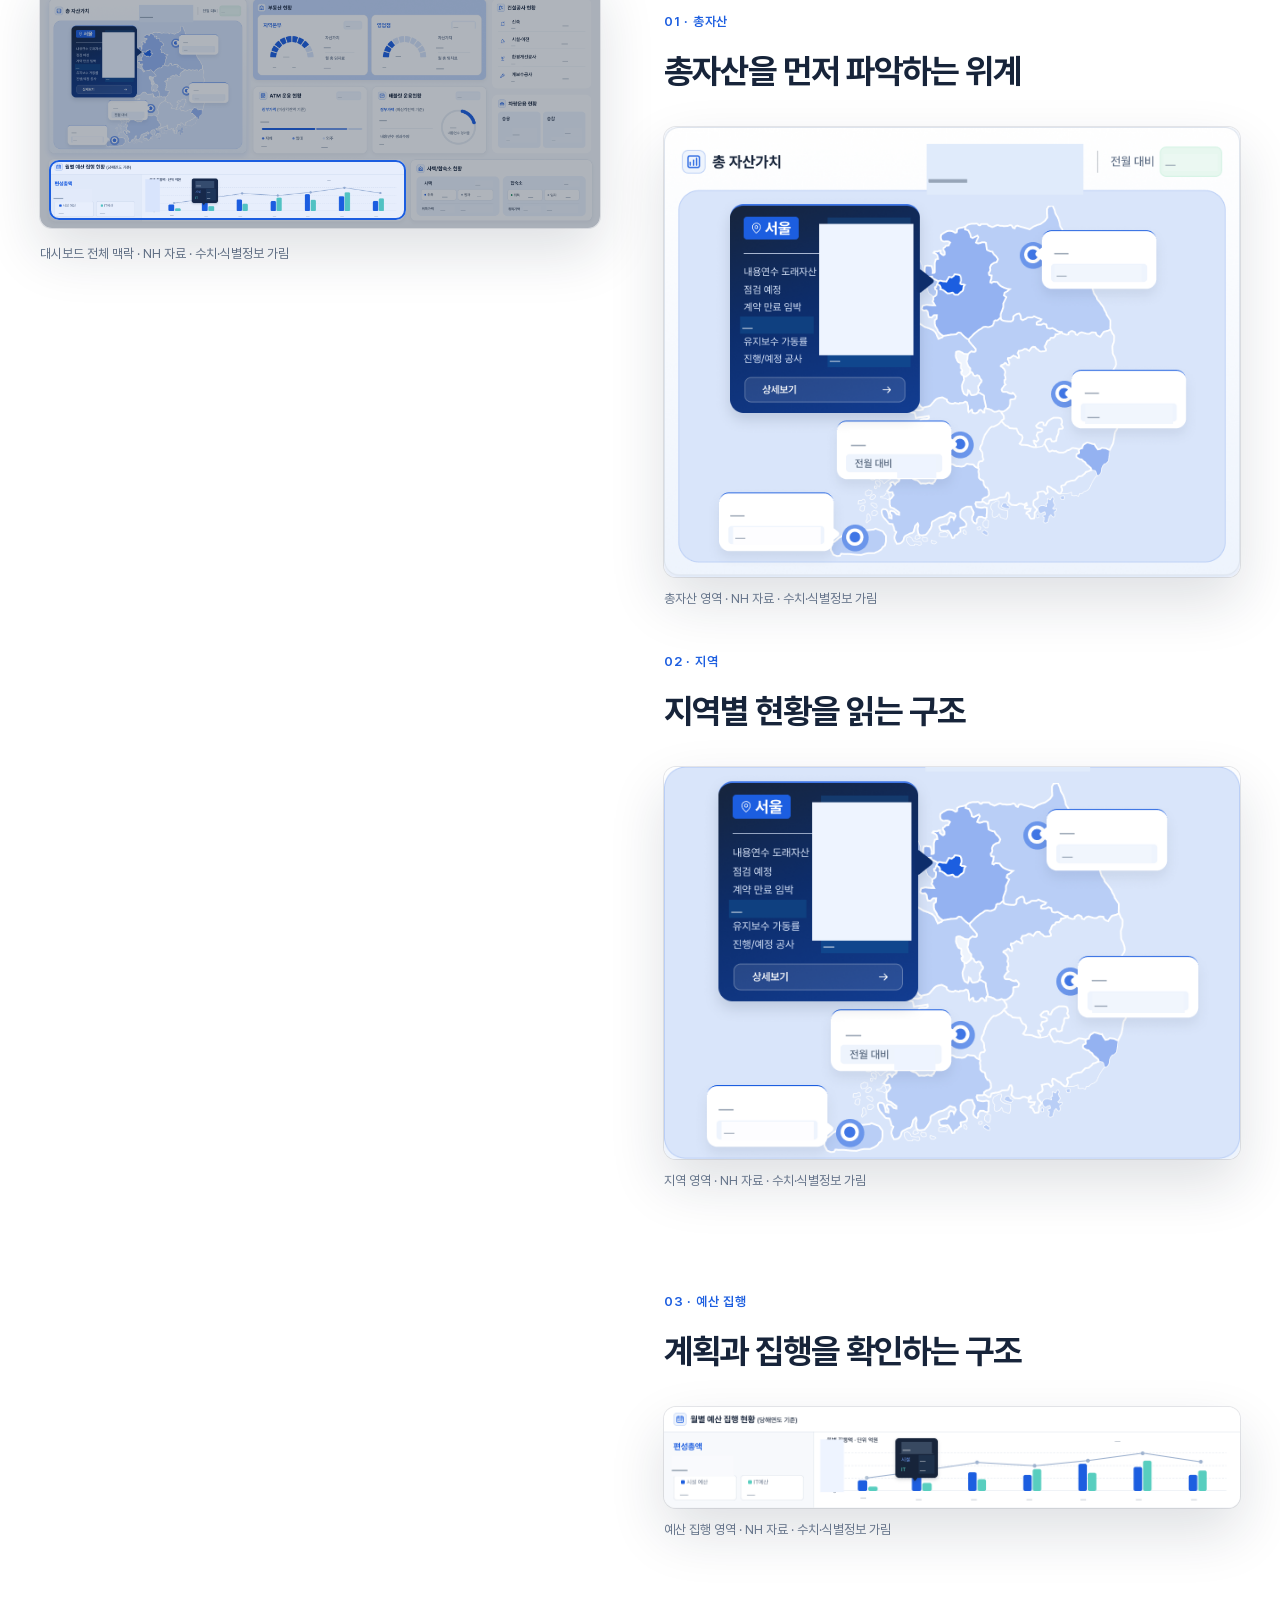
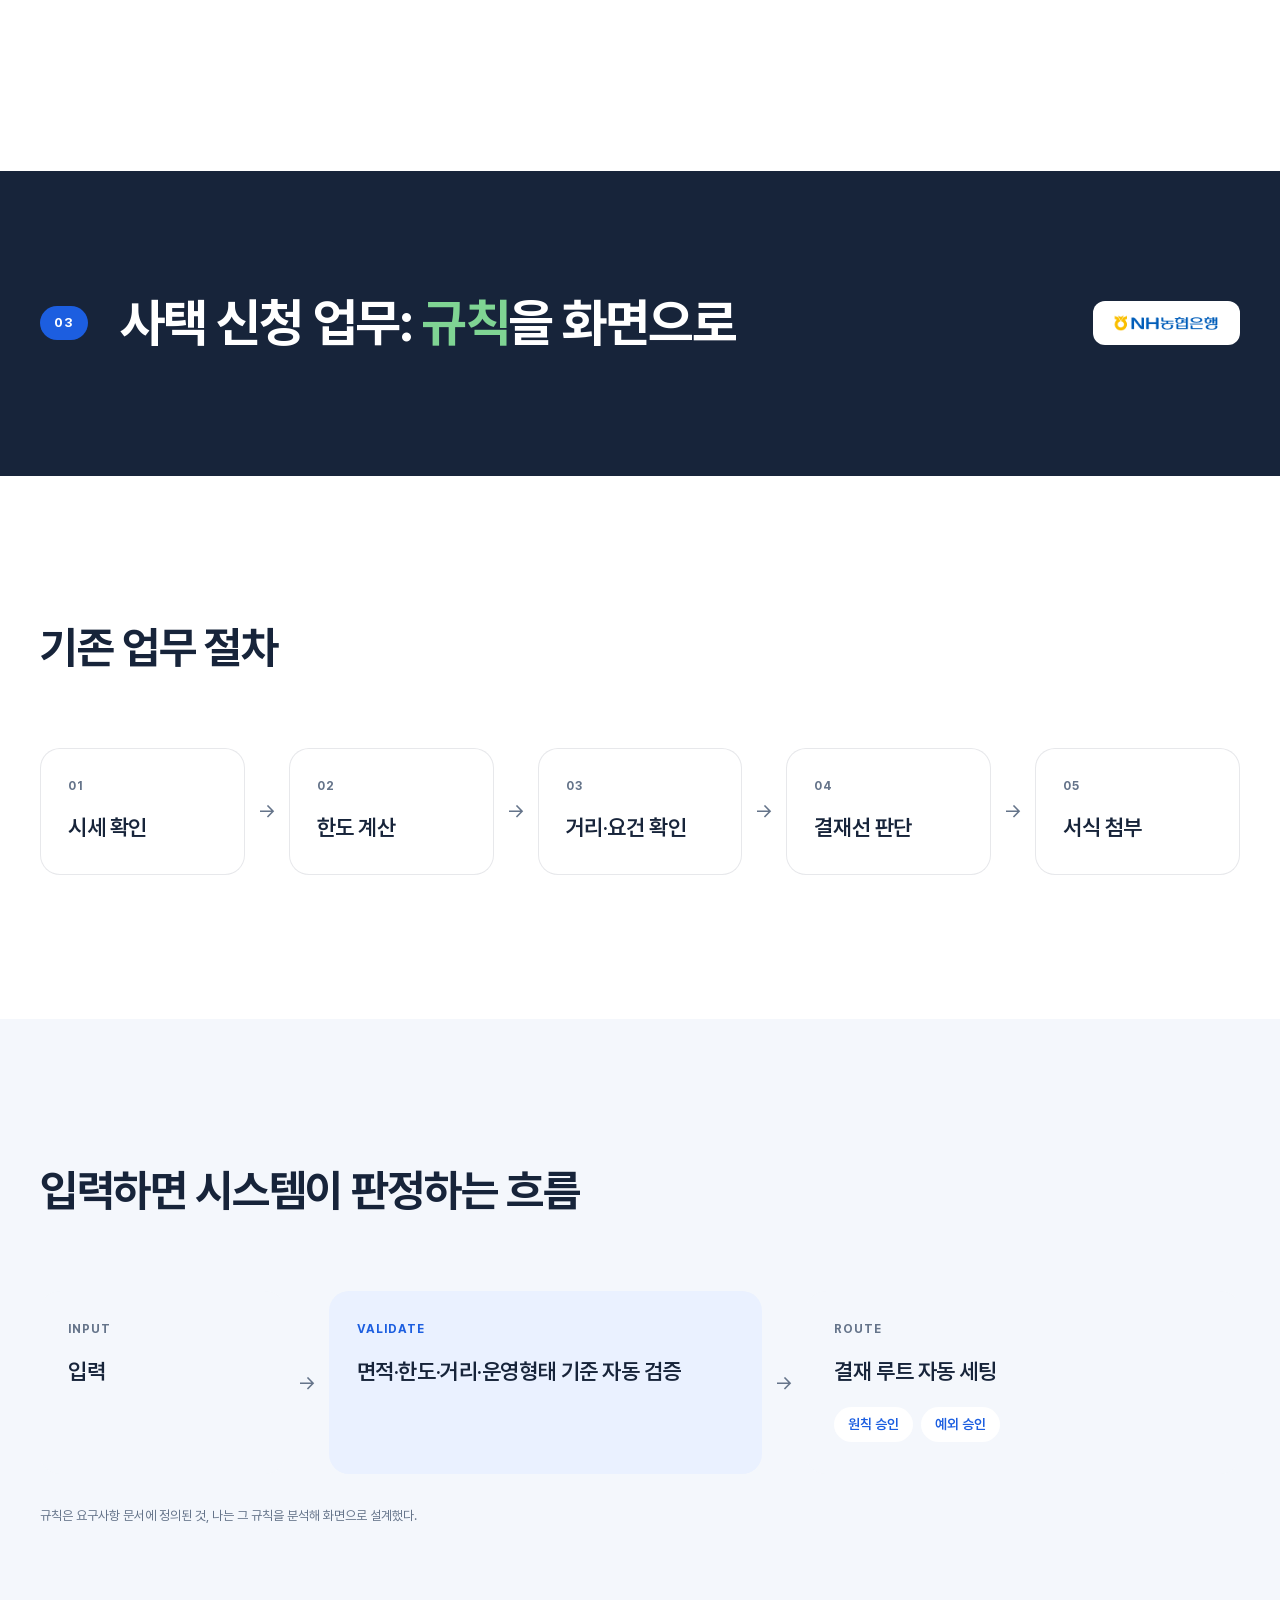
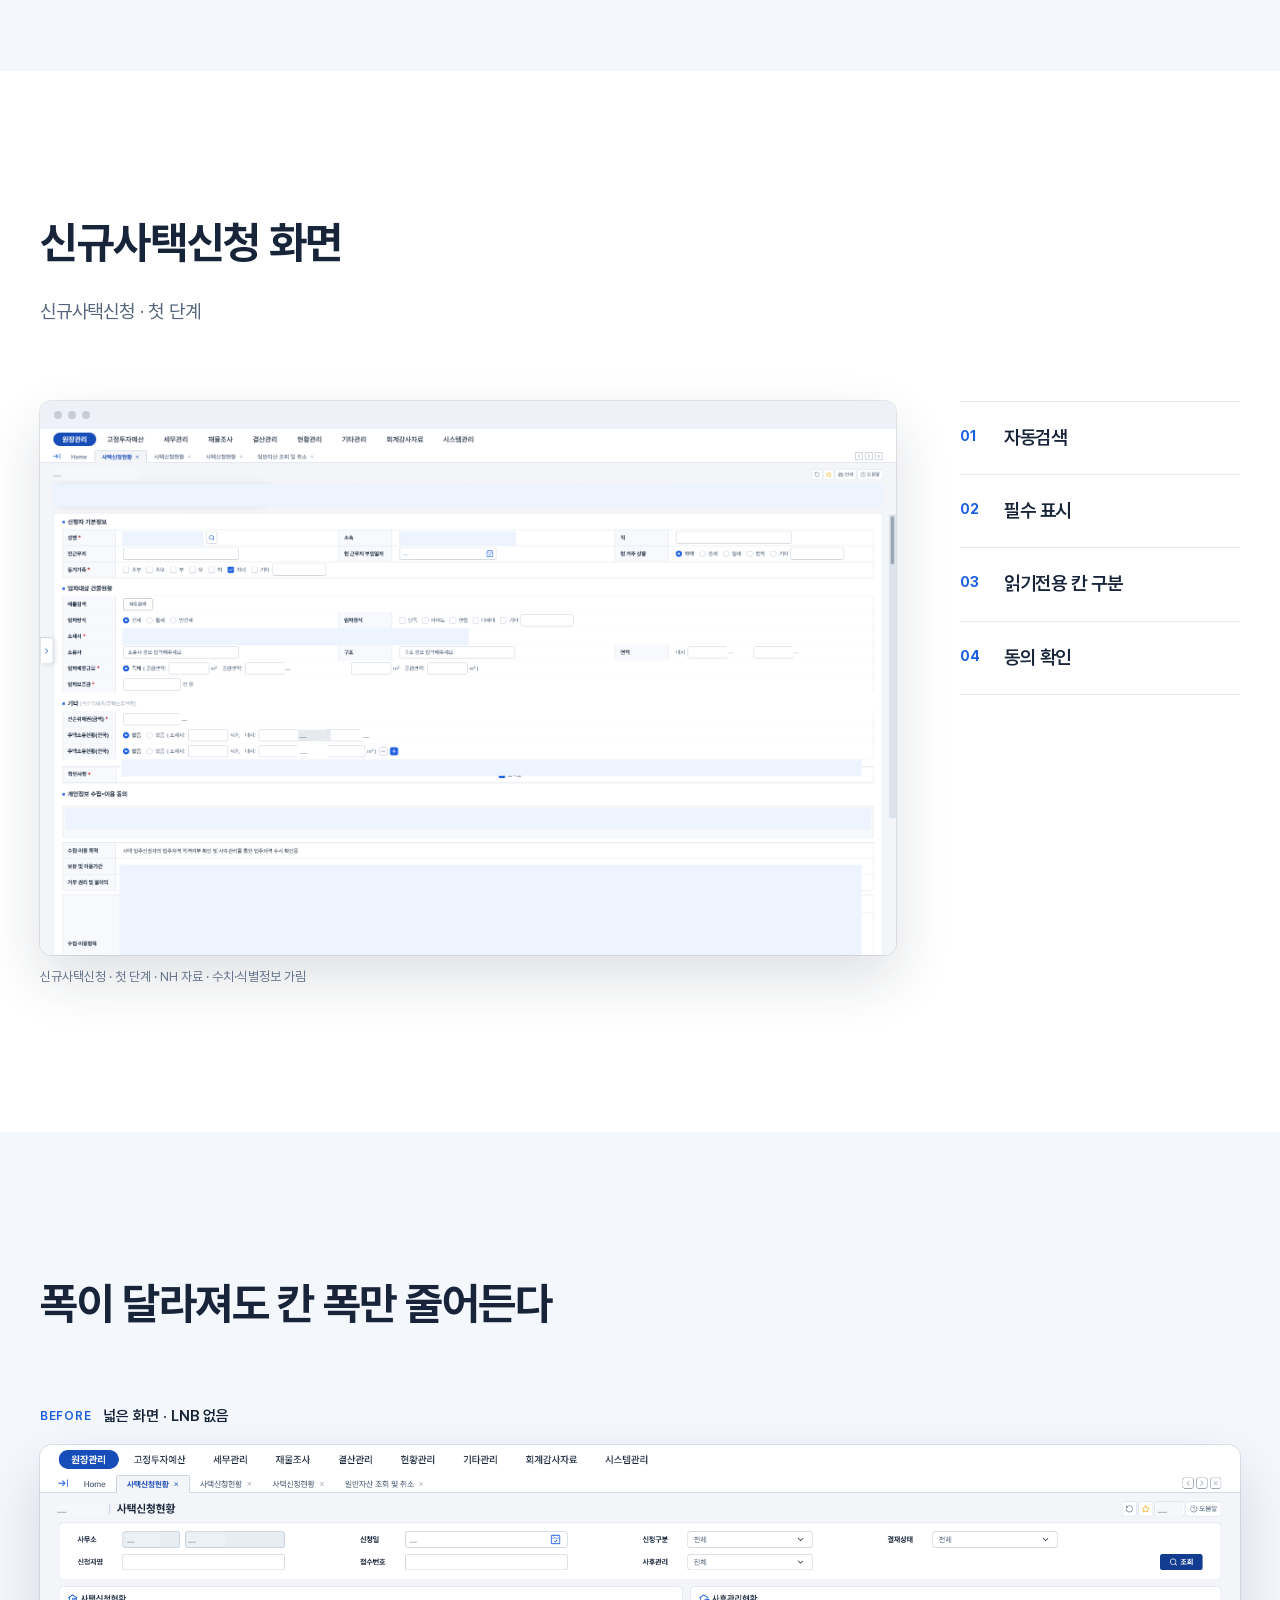
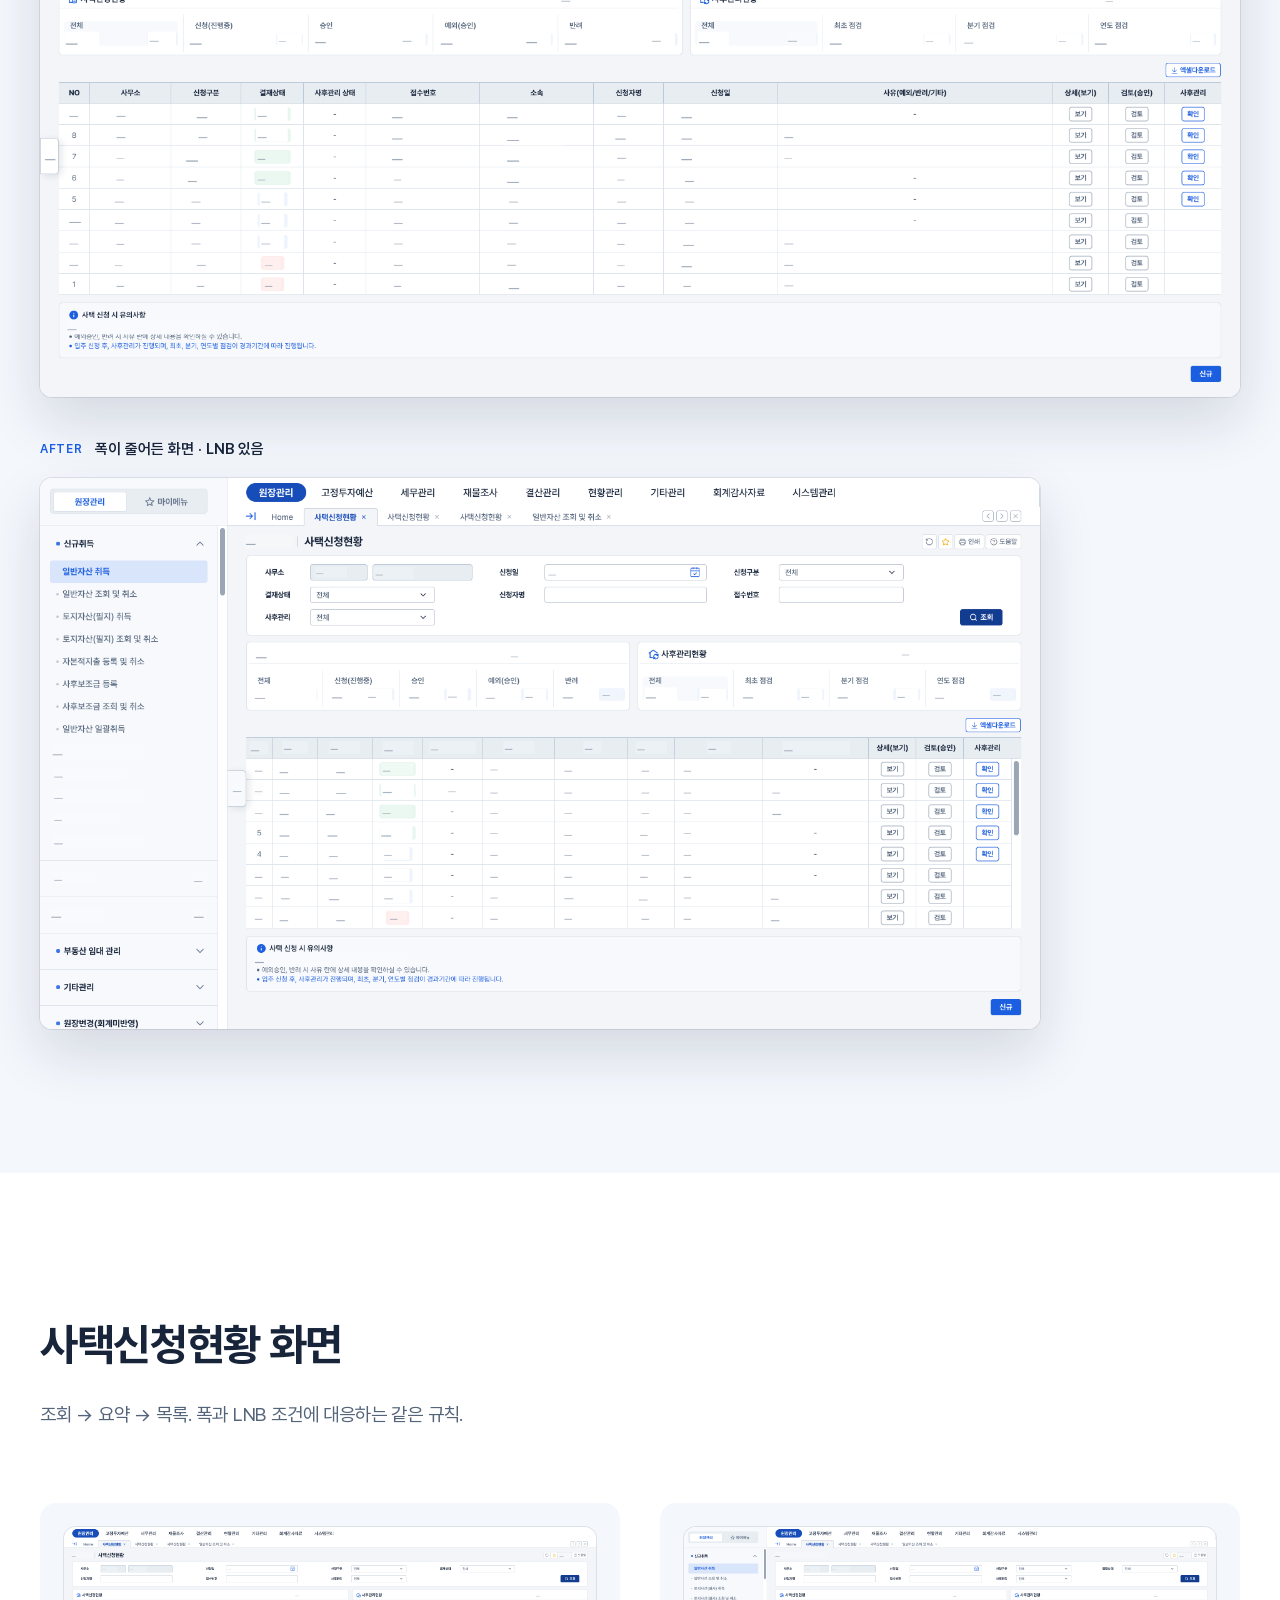
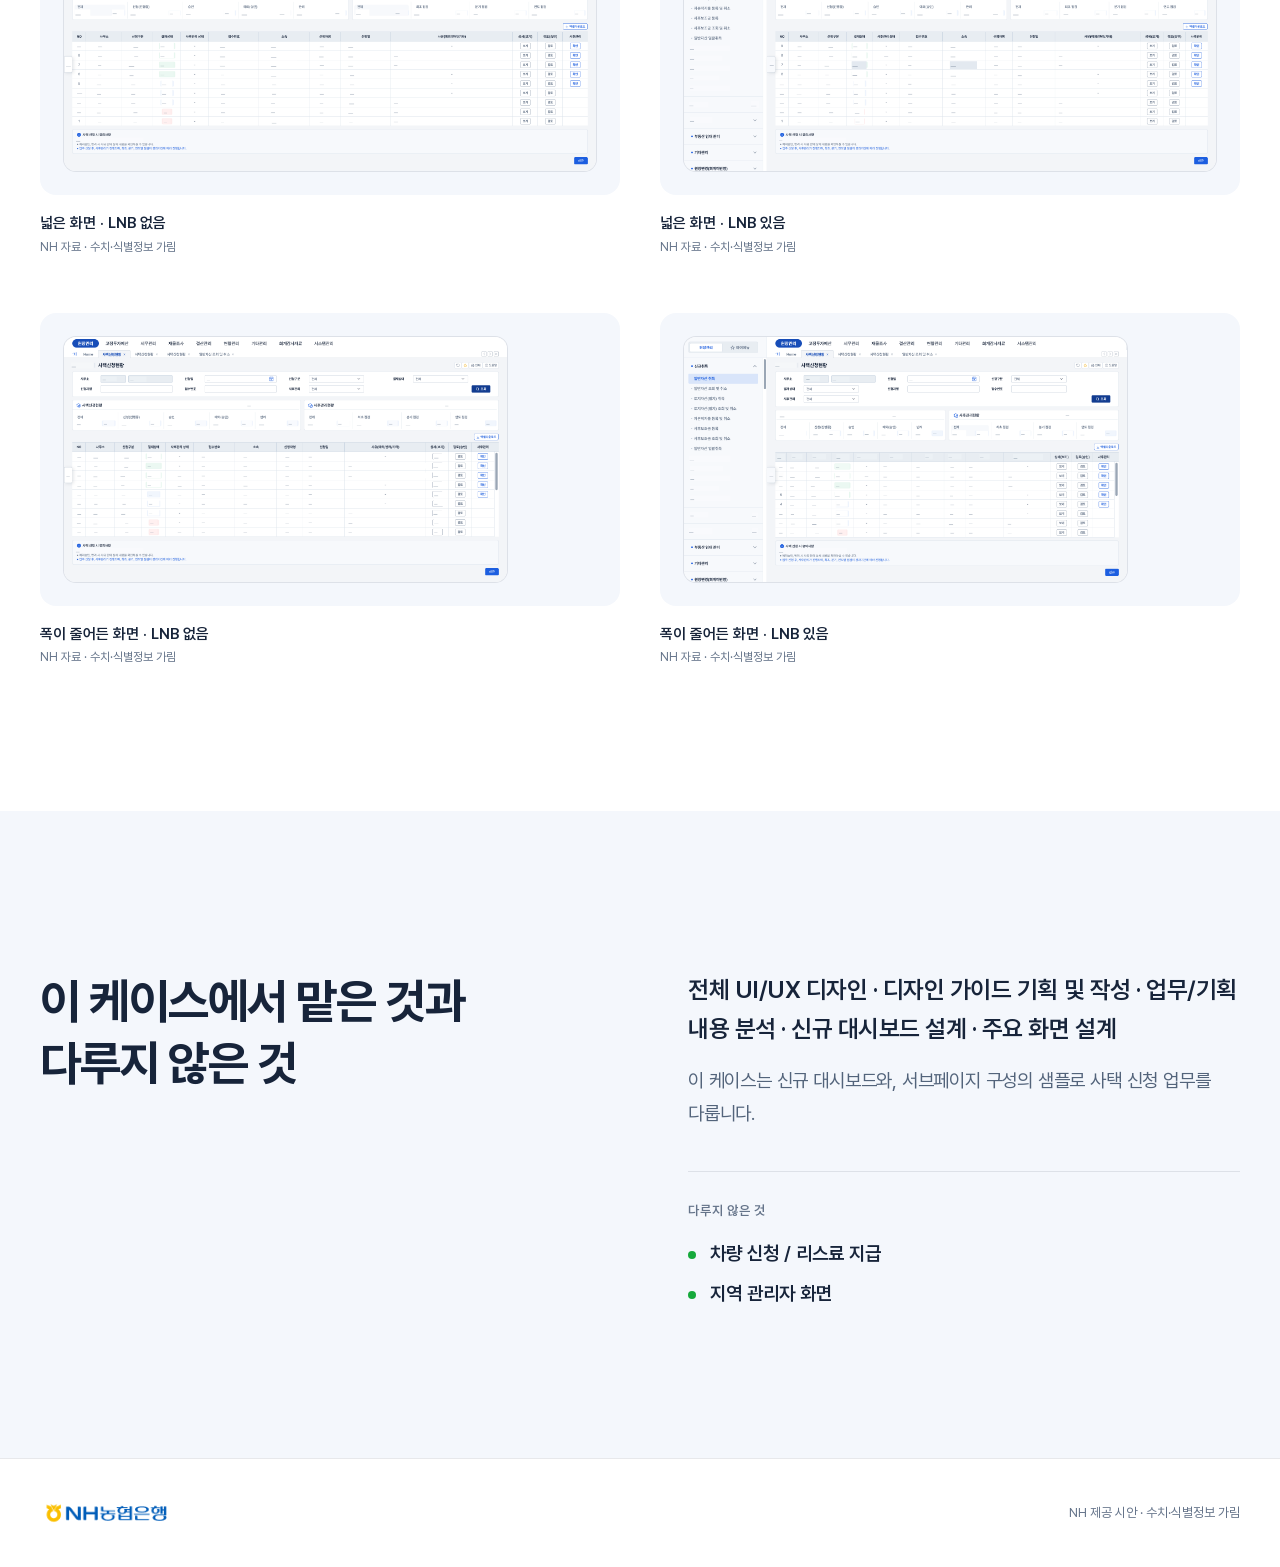
<file: figma-capture.html>
<!doctype html>
<html lang="ko">
<head>
<meta charset="utf-8">
<meta name="viewport" content="width=device-width, initial-scale=1">
<title>NH 자산관리 시스템 · UI·UX 디자인</title>
<link rel="preload" href="assets/fonts/pretendard/Pretendard-Bold.woff2" as="font" type="font/woff2" crossorigin>
<link rel="stylesheet" href="css/v2.css">
<script>document.documentElement.classList.add('js')</script>
<script src="js/v2.js" defer></script>
<style>.js .rv,.js .rv-img,.js .rv-slide{opacity:1!important;transform:none!important}.js .rv-img img{clip-path:none!important}.gl__track{animation:none!important}</style><script src="https://mcp.figma.com/mcp/html-to-design/capture.js" async></script></head>
<body>

<!-- 상단 바: CI + 챕터 위치 (NH 업무 시스템 GNB의 파란 pill 문법) -->
<header class="bar">
  <div class="bar__in">
    <img class="bar__ci" src="assets/public/nh-ci-signature.png" alt="NH농협은행" height="28">
    <nav class="bar__nav" aria-label="챕터">
      <a href="#S2" data-ch="S2"><b>01</b>맥락과 판단</a>
      <a href="#S5" data-ch="S5"><b>02</b>신규 관리자 대시보드</a>
      <a href="#S6" data-ch="S6"><b>03</b>사택 신청 업무</a>
    </nav>
  </div>
</header>

<main>

<!-- ═══ S1 HERO ═══ -->
<section id="S1" class="hero">
  <div class="wrap">
    <p class="hero__eyebrow rv"><i></i>NH 자산관리 시스템</p>
    <h1 class="display rv d1">자산관리 시스템<br><span class="hl-blue">UI·UX 디자인</span></h1>
    <p class="body rv d2">신규 대시보드와 사택 신청 업무를 중심으로 복잡한 운영 흐름을 더 명확한 화면 구조로 재설계했다.</p>
    <dl class="hero__meta rv d3">
      <div><dt>기간</dt><dd>2026.08 — 2026.11</dd></div>
      <div><dt>범위</dt><dd>신규 대시보드 / 사택 신청 업무</dd></div>
      <div><dt>역할</dt><dd>UI/UX 디자인 · 디자인 가이드 기획 및 작성 · 주요 화면 설계</dd></div>
    </dl>
  </div>
  <div class="wrap">
    <div class="hero__panel">
      <span class="ci-chip"><img src="assets/public/nh-ci-signature.png" alt="NH농협은행"></span>
      <span class="hero__tag">자산관리 시스템 · UI·UX</span>
      <figure class="frame rv-img">
        <div class="frame__top"><i></i><i></i><i></i></div>
        <img src="assets/public/nh-dashboard-redacted.png" width="1920" height="882" alt="NH 제공 관리자 대시보드 시안. 수치와 식별정보를 가린 사본">
      </figure>
      <p class="hero__cap caption"><span>대표 대시보드</span><span>NH 제공 시안 · 수치·식별정보 가림</span></p>
    </div>
  </div>
</section>

<!-- ═══ S2 맥락과 판단 ═══ -->
<section id="S2" class="scene">
  <div class="wrap ctx">
    <div class="msg rv">
      <p class="ctx__idx">01</p>
      <h2 class="headline">맥락과 판단</h2>
      <p class="body">대시보드와 사택 신청 업무를 중심으로 설계했다.</p>
    </div>
    <dl class="dl rv d1">
      <div><dt>시스템</dt><dd>자산관리시스템 (PC 업무 시스템)</dd></div>
      <div><dt>사용자</dt><dd>본부 총괄 / 지역 관리자 / 영업점</dd></div>
      <div><dt>디자인 기간</dt><dd>2026.08–2026.11 · 진행 중</dd></div>
      <div><dt>내 역할</dt><dd>전체 UI/UX 디자인 · 디자인 가이드 기획 및 작성 · 업무/기획 내용 분석 · 신규 대시보드 설계 · 주요 화면 설계</dd></div>
      <div><dt>케이스 범위</dt><dd>신규 대시보드, 사택 신청 업무</dd></div>
      <div><dt>시스템 제약</dt><dd>WebSquare, Windows·Edge, 1600~1920 해상도</dd></div>
    </dl>
  </div>
</section>

<!-- ═══ S3 AS-IS ═══ -->
<section id="S3" class="scene scene--soft">
  <div class="wrap">
    <div class="msg rv">
      <h2 class="headline">기존 시스템의 문제</h2>
      <p class="body">입력할 곳, 눌러야 할 것, 지금 위치가 화면에서 구분되지 않았다.</p>
    </div>
    <div class="asis">
      <div class="asis__imgs">
        <figure><div class="frame frame--flat rv-img"><img src="assets/public/nh-asis-acquisition-redacted.jpg" alt="기존 NH 시스템 일반자산 취득 화면. 내부 표시를 가리고 블러 처리한 사본"></div><p class="caption">기존 시스템 · 일반자산 취득<br>NH 자료 · 수치·식별정보 가림</p></figure>
        <figure><div class="frame frame--flat rv-img d2"><img src="assets/public/nh-asis-transfer-redacted.jpg" alt="기존 NH 시스템 이관등록 화면. 내부 표시를 가리고 블러 처리한 사본"></div><p class="caption">기존 시스템 · 이관등록<br>NH 자료 · 수치·식별정보 가림</p></figure>
      </div>
      <ol class="issues">
        <li class="rv"><b>01</b><span>입력 가능한 칸과 읽기전용 칸의 구분</span></li>
        <li class="rv d1"><b>02</b><span>버튼의 시각적 위계</span></li>
        <li class="rv d2"><b>03</b><span>현재 위치 표시의 일치</span></li>
        <li class="rv d3"><b>04</b><span>사용자가 해석해야 하는 계산 규칙</span></li>
      </ol>
    </div>
    <p class="caption note rv">개선 대상과 다른 업무 화면 · 기존 시스템의 개발 환경 화면</p>
  </div>
</section>

<!-- ═══ S4 설계 판단 ═══ -->
<section id="S4" class="scene">
  <div class="wrap">
    <div class="msg rv">
      <h2 class="headline">설계 판단</h2>
      <p class="body">문제마다 어떤 판단을 했고, 어느 화면에 반영했는지.</p>
    </div>
    <div class="dec">
      <article class="dec__row">
        <span class="dec__no rv">01</span>
        <div class="dec__prob rv"><span class="label">Problem</span><p>기획안 면적이 중요도처럼 읽힐 위험</p></div>
        <div class="dec__d rv d1"><span class="label">Decision</span><p>관리 판단 순서(총자산 → 지역 → 예산 집행)로 위계</p></div>
        <figure class="dec__ev"><div class="frame rv-img d2"><img class="crop" src="assets/public/nh-dashboard-redacted.png" alt="대시보드 시안"></div><figcaption class="caption" style="margin-top:12px">대시보드 · NH 자료 · 수치·식별정보 가림</figcaption></figure>
      </article>
      <article class="dec__row">
        <span class="dec__no rv">02</span>
        <div class="dec__prob rv"><span class="label">Problem</span><p>사택 신청의 수기 시세조사·한도 계산·요건 확인·결재선 지정</p></div>
        <div class="dec__d rv d1"><span class="label">Decision</span><p>규칙을 하나의 단계형 입력 폼과 자동검색으로 화면화</p></div>
        <figure class="dec__ev"><div class="frame rv-img d2"><img class="crop" src="assets/public/nh-application-main-preview.png" alt="신규사택신청 시안의 폼 영역"></div><figcaption class="caption" style="margin-top:12px">신규사택신청 · NH 자료 · 수치·식별정보 가림</figcaption></figure>
      </article>
      <article class="dec__row">
        <span class="dec__no rv">03</span>
        <div class="dec__prob rv"><span class="label">Problem</span><p>입력 가능/불가 칸 구분 없음</p></div>
        <div class="dec__d rv d1"><span class="label">Decision</span><p>입력칸 상태를 토큰으로 구분</p></div>
        <figure class="dec__ev"><div class="frame rv-img d2"><img class="crop" src="assets/public/nh-application-input-detail.png" alt="신청 폼의 입력칸과 읽기전용 칸"></div><figcaption class="caption" style="margin-top:12px">신청 폼 · NH 자료 · 수치·식별정보 가림</figcaption></figure>
      </article>
      <article class="dec__row">
        <span class="dec__no rv">04</span>
        <div class="dec__prob rv"><span class="label">Problem</span><p>1600~1920 × LNB 유무 4가지 폭 대응</p></div>
        <div class="dec__d rv d1"><span class="label">Decision</span><p>라벨·여백은 고정, 칸 폭만 비율 축소</p></div>
        <figure class="dec__ev"><div class="frame rv-img d2"><img class="crop" src="assets/public/nh-status-versions-detail.png" alt="사택신청현황 네 버전"></div><figcaption class="caption" style="margin-top:12px">사택신청현황 4버전 · NH 자료 · 수치·식별정보 가림</figcaption></figure>
      </article>
    </div>
  </div>
</section>

<!-- ═══ T1 디자인 가이드: 스크롤에 맞춰 슬라이드처럼 지나감 ═══ -->
<section id="T1" class="gl" aria-labelledby="T1-title">
  <div class="wrap gl__head"><h2 id="T1-title" class="headline rv">가이드의 기준이 실제 화면으로 이어진다</h2></div>
  <div class="gl__stage" aria-label="디자인 가이드 페이지">
    <div class="gl__tilt"><div class="gl__row"><ul class="gl__track"><li class="gl__card"><div class="swatch"><b>기준색 #1C5EE0</b><span>NH 자산관리 시스템 · Brand Blue</span></div></li><li class="gl__card"><figure class="frame frame--flat"><img src="assets/public/gl-color.jpg" alt="디자인 가이드 · 컬러" loading="lazy"></figure></li><li class="gl__card"><figure class="frame frame--flat"><img src="assets/public/gl-type.jpg" alt="디자인 가이드 · 타이포그래피" loading="lazy"></figure></li><li class="gl__card"><figure class="frame frame--flat"><img src="assets/public/gl-grid.jpg" alt="디자인 가이드 · 그리드 · 간격" loading="lazy"></figure></li><li class="gl__card"><figure class="frame frame--flat"><img src="assets/public/gl-shape.jpg" alt="디자인 가이드 · Shape" loading="lazy"></figure></li><li class="gl__card"><figure class="frame frame--flat"><img src="assets/public/gl-title.jpg" alt="디자인 가이드 · 타이틀" loading="lazy"></figure></li><li class="gl__card"><figure class="frame frame--flat"><img src="assets/public/gl-tab.jpg" alt="디자인 가이드 · 탭" loading="lazy"></figure></li><li class="gl__card"><figure class="frame frame--flat"><img src="assets/public/gl-tree.jpg" alt="디자인 가이드 · 트리" loading="lazy"></figure></li><li class="gl__card"><div class="swatch"><b>기준색 #1C5EE0</b><span>NH 자산관리 시스템 · Brand Blue</span></div></li><li class="gl__card"><figure class="frame frame--flat"><img src="assets/public/gl-color.jpg" alt="디자인 가이드 · 컬러" loading="lazy"></figure></li><li class="gl__card"><figure class="frame frame--flat"><img src="assets/public/gl-type.jpg" alt="디자인 가이드 · 타이포그래피" loading="lazy"></figure></li><li class="gl__card"><figure class="frame frame--flat"><img src="assets/public/gl-grid.jpg" alt="디자인 가이드 · 그리드 · 간격" loading="lazy"></figure></li><li class="gl__card"><figure class="frame frame--flat"><img src="assets/public/gl-shape.jpg" alt="디자인 가이드 · Shape" loading="lazy"></figure></li><li class="gl__card"><figure class="frame frame--flat"><img src="assets/public/gl-title.jpg" alt="디자인 가이드 · 타이틀" loading="lazy"></figure></li><li class="gl__card"><figure class="frame frame--flat"><img src="assets/public/gl-tab.jpg" alt="디자인 가이드 · 탭" loading="lazy"></figure></li><li class="gl__card"><figure class="frame frame--flat"><img src="assets/public/gl-tree.jpg" alt="디자인 가이드 · 트리" loading="lazy"></figure></li><li class="gl__card"><figure class="frame frame--flat"><img src="assets/public/gl-input.jpg" alt="디자인 가이드 · 입출력 폼" loading="lazy"></figure></li><li class="gl__card"><figure class="frame frame--flat"><img src="assets/public/gl-header.jpg" alt="디자인 가이드 · 헤더 (GNB · LNB · 탭)" loading="lazy"></figure></li><li class="gl__card"><figure class="frame frame--flat"><img src="assets/public/gl-badge.jpg" alt="디자인 가이드 · 배지" loading="lazy"></figure></li><li class="gl__card"><figure class="frame frame--flat"><img src="assets/public/gl-step.jpg" alt="디자인 가이드 · 스텝바" loading="lazy"></figure></li><li class="gl__card"><figure class="frame frame--flat"><img src="assets/public/gl-accordion.jpg" alt="디자인 가이드 · 아코디언" loading="lazy"></figure></li><li class="gl__card"><figure class="frame frame--flat"><img src="assets/public/gl-card.jpg" alt="디자인 가이드 · 요약 카드" loading="lazy"></figure></li><li class="gl__card"><figure class="frame frame--flat"><img src="assets/public/gl-popup.jpg" alt="디자인 가이드 · 팝업" loading="lazy"></figure></li><li class="gl__card"><figure class="frame frame--flat"><img src="assets/public/gl-input.jpg" alt="디자인 가이드 · 입출력 폼" loading="lazy"></figure></li><li class="gl__card"><figure class="frame frame--flat"><img src="assets/public/gl-header.jpg" alt="디자인 가이드 · 헤더 (GNB · LNB · 탭)" loading="lazy"></figure></li><li class="gl__card"><figure class="frame frame--flat"><img src="assets/public/gl-badge.jpg" alt="디자인 가이드 · 배지" loading="lazy"></figure></li><li class="gl__card"><figure class="frame frame--flat"><img src="assets/public/gl-step.jpg" alt="디자인 가이드 · 스텝바" loading="lazy"></figure></li><li class="gl__card"><figure class="frame frame--flat"><img src="assets/public/gl-accordion.jpg" alt="디자인 가이드 · 아코디언" loading="lazy"></figure></li><li class="gl__card"><figure class="frame frame--flat"><img src="assets/public/gl-card.jpg" alt="디자인 가이드 · 요약 카드" loading="lazy"></figure></li><li class="gl__card"><figure class="frame frame--flat"><img src="assets/public/gl-popup.jpg" alt="디자인 가이드 · 팝업" loading="lazy"></figure></li></ul><ul class="gl__track" aria-hidden="true"><li class="gl__card"><div class="swatch"><b>기준색 #1C5EE0</b><span>NH 자산관리 시스템 · Brand Blue</span></div></li><li class="gl__card"><figure class="frame frame--flat"><img src="assets/public/gl-color.jpg" alt="디자인 가이드 · 컬러" loading="lazy"></figure></li><li class="gl__card"><figure class="frame frame--flat"><img src="assets/public/gl-type.jpg" alt="디자인 가이드 · 타이포그래피" loading="lazy"></figure></li><li class="gl__card"><figure class="frame frame--flat"><img src="assets/public/gl-grid.jpg" alt="디자인 가이드 · 그리드 · 간격" loading="lazy"></figure></li><li class="gl__card"><figure class="frame frame--flat"><img src="assets/public/gl-shape.jpg" alt="디자인 가이드 · Shape" loading="lazy"></figure></li><li class="gl__card"><figure class="frame frame--flat"><img src="assets/public/gl-title.jpg" alt="디자인 가이드 · 타이틀" loading="lazy"></figure></li><li class="gl__card"><figure class="frame frame--flat"><img src="assets/public/gl-tab.jpg" alt="디자인 가이드 · 탭" loading="lazy"></figure></li><li class="gl__card"><figure class="frame frame--flat"><img src="assets/public/gl-tree.jpg" alt="디자인 가이드 · 트리" loading="lazy"></figure></li><li class="gl__card"><div class="swatch"><b>기준색 #1C5EE0</b><span>NH 자산관리 시스템 · Brand Blue</span></div></li><li class="gl__card"><figure class="frame frame--flat"><img src="assets/public/gl-color.jpg" alt="디자인 가이드 · 컬러" loading="lazy"></figure></li><li class="gl__card"><figure class="frame frame--flat"><img src="assets/public/gl-type.jpg" alt="디자인 가이드 · 타이포그래피" loading="lazy"></figure></li><li class="gl__card"><figure class="frame frame--flat"><img src="assets/public/gl-grid.jpg" alt="디자인 가이드 · 그리드 · 간격" loading="lazy"></figure></li><li class="gl__card"><figure class="frame frame--flat"><img src="assets/public/gl-shape.jpg" alt="디자인 가이드 · Shape" loading="lazy"></figure></li><li class="gl__card"><figure class="frame frame--flat"><img src="assets/public/gl-title.jpg" alt="디자인 가이드 · 타이틀" loading="lazy"></figure></li><li class="gl__card"><figure class="frame frame--flat"><img src="assets/public/gl-tab.jpg" alt="디자인 가이드 · 탭" loading="lazy"></figure></li><li class="gl__card"><figure class="frame frame--flat"><img src="assets/public/gl-tree.jpg" alt="디자인 가이드 · 트리" loading="lazy"></figure></li><li class="gl__card"><figure class="frame frame--flat"><img src="assets/public/gl-input.jpg" alt="디자인 가이드 · 입출력 폼" loading="lazy"></figure></li><li class="gl__card"><figure class="frame frame--flat"><img src="assets/public/gl-header.jpg" alt="디자인 가이드 · 헤더 (GNB · LNB · 탭)" loading="lazy"></figure></li><li class="gl__card"><figure class="frame frame--flat"><img src="assets/public/gl-badge.jpg" alt="디자인 가이드 · 배지" loading="lazy"></figure></li><li class="gl__card"><figure class="frame frame--flat"><img src="assets/public/gl-step.jpg" alt="디자인 가이드 · 스텝바" loading="lazy"></figure></li><li class="gl__card"><figure class="frame frame--flat"><img src="assets/public/gl-accordion.jpg" alt="디자인 가이드 · 아코디언" loading="lazy"></figure></li><li class="gl__card"><figure class="frame frame--flat"><img src="assets/public/gl-card.jpg" alt="디자인 가이드 · 요약 카드" loading="lazy"></figure></li><li class="gl__card"><figure class="frame frame--flat"><img src="assets/public/gl-popup.jpg" alt="디자인 가이드 · 팝업" loading="lazy"></figure></li><li class="gl__card"><figure class="frame frame--flat"><img src="assets/public/gl-input.jpg" alt="디자인 가이드 · 입출력 폼" loading="lazy"></figure></li><li class="gl__card"><figure class="frame frame--flat"><img src="assets/public/gl-header.jpg" alt="디자인 가이드 · 헤더 (GNB · LNB · 탭)" loading="lazy"></figure></li><li class="gl__card"><figure class="frame frame--flat"><img src="assets/public/gl-badge.jpg" alt="디자인 가이드 · 배지" loading="lazy"></figure></li><li class="gl__card"><figure class="frame frame--flat"><img src="assets/public/gl-step.jpg" alt="디자인 가이드 · 스텝바" loading="lazy"></figure></li><li class="gl__card"><figure class="frame frame--flat"><img src="assets/public/gl-accordion.jpg" alt="디자인 가이드 · 아코디언" loading="lazy"></figure></li><li class="gl__card"><figure class="frame frame--flat"><img src="assets/public/gl-card.jpg" alt="디자인 가이드 · 요약 카드" loading="lazy"></figure></li><li class="gl__card"><figure class="frame frame--flat"><img src="assets/public/gl-popup.jpg" alt="디자인 가이드 · 팝업" loading="lazy"></figure></li></ul></div></div>
  </div>
</section>

<!-- ═══ S5 신규 관리자 대시보드 ═══ -->
<section id="S5">
  <div class="opener">
    <div class="wrap rv"><p class="ctx__idx">02</p><h2>신규 관리자 대시보드</h2><span class="ci-chip"><img src="assets/public/nh-ci-signature.png" alt="NH농협은행"></span></div>
  </div>

  <div class="dash-ctx">
    <div class="wrap">
      <div class="msg rv">
        <h3 class="headline">첫 화면은 관리 판단 순서대로 읽힌다</h3>
      </div>
      <ol class="steps rv d1" aria-label="판단 순서">
        <li><span>1</span>총자산</li><li class="arr">→</li><li><span>2</span>지역</li><li class="arr">→</li><li><span>3</span>예산 집행</li>
      </ol>
    </div>
  </div>

  <div class="zoom">
    <div class="wrap zoom__in">
      <div class="zoom__stage" id="zoomStage" data-active="1">
        <figure class="frame">
          <img src="assets/public/nh-dashboard-redacted.png" width="1920" height="882" alt="대시보드 전체 맥락">
          <span class="hl" aria-hidden="true"></span>
        </figure>
        <p class="caption" style="margin-top:16px">대시보드 전체 맥락 · NH 자료 · 수치·식별정보 가림</p>
      </div>
      <ol class="zoom__steps">
        <li data-step="1">
          <span class="label">01 · 총자산</span>
          <h3 class="rv">총자산을 먼저 파악하는 위계</h3>
          <figure class="frame rv-img"><img src="assets/public/nh-dashboard-assets-detail.png" alt="총자산 영역. 수치를 가린 사본"></figure>
          <p class="caption" style="margin-top:12px">총자산 영역 · NH 자료 · 수치·식별정보 가림</p>
        </li>
        <li data-step="2">
          <span class="label">02 · 지역</span>
          <h3 class="rv">지역별 현황을 읽는 구조</h3>
          <figure class="frame rv-img"><img src="assets/public/nh-dashboard-regions-detail.png" alt="지역 영역. 수치를 가린 사본"></figure>
          <p class="caption" style="margin-top:12px">지역 영역 · NH 자료 · 수치·식별정보 가림</p>
        </li>
        <li data-step="3">
          <span class="label">03 · 예산 집행</span>
          <h3 class="rv">계획과 집행을 확인하는 구조</h3>
          <figure class="frame rv-img"><img src="assets/public/nh-dashboard-budget-detail.png" alt="예산 집행 영역. 수치를 가린 사본"></figure>
          <p class="caption" style="margin-top:12px">예산 집행 영역 · NH 자료 · 수치·식별정보 가림</p>
        </li>
      </ol>
    </div>
  </div>
</section>

<!-- ═══ S6 사택 신청 업무 ═══ -->
<section id="S6">
  <div class="opener">
    <div class="wrap rv"><p class="ctx__idx">03</p><h2>사택 신청 업무: <i>규칙</i>을 화면으로</h2><span class="ci-chip"><img src="assets/public/nh-ci-signature.png" alt="NH농협은행"></span></div>
  </div>

  <div class="scene manual" id="S6a">
    <div class="wrap">
      <div class="msg rv"><h3 class="headline">기존 업무 절차</h3></div>
      <ol class="flow">
        <li class="flow__s rv-slide"><small>01</small><p>시세 확인</p></li><li class="flow__g">→</li>
        <li class="flow__s rv-slide d1"><small>02</small><p>한도 계산</p></li><li class="flow__g">→</li>
        <li class="flow__s rv-slide d2"><small>03</small><p>거리·요건 확인</p></li><li class="flow__g">→</li>
        <li class="flow__s rv-slide d3"><small>04</small><p>결재선 판단</p></li><li class="flow__g">→</li>
        <li class="flow__s rv-slide d3"><small>05</small><p>서식 첨부</p></li>
      </ol>
    </div>
  </div>

  <div class="scene scene--soft" id="S6b">
    <div class="wrap">
      <div class="msg rv"><h3 class="headline">입력하면 시스템이 판정하는 흐름</h3></div>
      <ol class="flow">
        <li class="flow__s rv-slide"><small>INPUT</small><p>입력</p></li><li class="flow__g">→</li>
        <li class="flow__s flow__s--hl flow__s--w2 rv-slide d1"><small>VALIDATE</small><p>면적·한도·거리·운영형태 기준 자동 검증</p></li><li class="flow__g">→</li>
        <li class="flow__s flow__s--w2 rv-slide d2"><small>ROUTE</small><p>결재 루트 자동 세팅</p><div class="pills"><span>원칙 승인</span><span>예외 승인</span></div></li>
      </ol>
      <p class="caption note rv">규칙은 요구사항 문서에 정의된 것, 나는 그 규칙을 분석해 화면으로 설계했다.</p>
    </div>
  </div>

  <div class="scene" id="S6c">
    <div class="wrap">
      <div class="msg rv"><h3 class="headline">신규사택신청 화면</h3><p class="body">신규사택신청 · 첫 단계</p></div>
      <div class="app">
        <div>
          <figure class="frame rv-img">
            <div class="frame__top"><i></i><i></i><i></i></div>
            <img class="app__crop" src="assets/public/nh-application-redacted.png" alt="신규사택신청 시안. 입력값과 식별정보를 가린 사본">
          </figure>
          <p class="caption" style="margin-top:12px">신규사택신청 · 첫 단계 · NH 자료 · 수치·식별정보 가림</p>
        </div>
        <ol class="call">
          <li class="rv"><b>01</b>자동검색</li>
          <li class="rv d1"><b>02</b>필수 표시</li>
          <li class="rv d2"><b>03</b>읽기전용 칸 구분</li>
          <li class="rv d3"><b>04</b>동의 확인</li>
        </ol>
      </div>
    </div>
  </div>

  <div class="scene scene--soft" id="T4">
    <div class="wrap">
      <div class="msg rv"><h3 class="headline">폭이 달라져도 칸 폭만 줄어든다</h3></div>
      <div class="layout">
        <div class="layout__row">
          <p class="tag rv"><i>BEFORE</i>넓은 화면 · LNB 없음</p>
          <figure class="frame rv-img" style="width:100%"><img src="assets/public/nh-status-wide-full-redacted.png" alt="사택신청현황 넓은 화면, LNB 없음"></figure>
        </div>
        <div class="layout__row">
          <p class="tag rv"><i>AFTER</i>폭이 줄어든 화면 · LNB 있음</p>
          <figure class="frame rv-img d1" style="width:83.333%"><img src="assets/public/nh-status-narrow-lnb-redacted.png" alt="사택신청현황 폭이 줄어든 화면, LNB 있음"></figure>
        </div>
      </div>
    </div>
  </div>

  <div class="scene" id="S6d">
    <div class="wrap">
      <div class="msg rv"><h3 class="headline">사택신청현황 화면</h3><p class="body">조회 → 요약 → 목록. 폭과 LNB 조건에 대응하는 같은 규칙.</p></div>
      <div class="vset">
        <figure class="rv"><div><div class="frame w100"><img src="assets/public/nh-status-wide-full-redacted.png" alt="넓은 화면 · LNB 없음"></div></div><figcaption>넓은 화면 · LNB 없음<small>NH 자료 · 수치·식별정보 가림</small></figcaption></figure>
        <figure class="rv d1"><div><div class="frame w100"><img src="assets/public/nh-status-wide-lnb-redacted.png" alt="넓은 화면 · LNB 있음"></div></div><figcaption>넓은 화면 · LNB 있음<small>NH 자료 · 수치·식별정보 가림</small></figcaption></figure>
        <figure class="rv"><div><div class="frame w83"><img src="assets/public/nh-status-narrow-full-redacted.png" alt="폭이 줄어든 화면 · LNB 없음"></div></div><figcaption>폭이 줄어든 화면 · LNB 없음<small>NH 자료 · 수치·식별정보 가림</small></figcaption></figure>
        <figure class="rv d1"><div><div class="frame w83"><img src="assets/public/nh-status-narrow-lnb-redacted.png" alt="폭이 줄어든 화면 · LNB 있음"></div></div><figcaption>폭이 줄어든 화면 · LNB 있음<small>NH 자료 · 수치·식별정보 가림</small></figcaption></figure>
      </div>
    </div>
  </div>
</section>

<!-- ═══ S7 마무리 ═══ -->
<section id="S7" class="scene scene--soft close">
  <div class="wrap close__grid">
    <h2 class="headline rv">이 케이스에서 맡은 것과<br>다루지 않은 것</h2>
    <div class="rv d1">
      <p class="big">전체 UI/UX 디자인 · 디자인 가이드 기획 및 작성 · 업무/기획 내용 분석 · 신규 대시보드 설계 · 주요 화면 설계</p>
      <p class="body" style="margin-top:16px">이 케이스는 신규 대시보드와, 서브페이지 구성의 샘플로 사택 신청 업무를 다룹니다.</p>
      <hr>
      <p class="label" style="color:var(--cap);margin-bottom:12px">다루지 않은 것</p>
      <ul><li>차량 신청 / 리스료 지급</li><li>지역 관리자 화면</li></ul>
    </div>
  </div>
</section>

</main>

<footer class="foot">
  <div class="wrap">
    <img src="assets/public/nh-ci-signature.png" alt="NH농협은행" height="28">
    <p class="caption">NH 제공 시안 · 수치·식별정보 가림</p>
  </div>
</footer>

</body>
</html>
</file>
<file: css/v2.css>
/* ============================================================
   v2.css — NH 자산관리 시스템 landing
   토큰: tokens.json (Brand Blue #1C5EE0 · Navy #17243A · NH Green #15A93B)
   굵기 400 / 600 / 700, 스페이싱 8의 배수
   ============================================================ */
@font-face{font-family:Pretendard;font-weight:400;font-display:swap;src:url('../assets/fonts/pretendard/Pretendard-Regular.woff2') format('woff2')}
@font-face{font-family:Pretendard;font-weight:600;font-display:swap;src:url('../assets/fonts/pretendard/Pretendard-SemiBold.woff2') format('woff2')}
@font-face{font-family:Pretendard;font-weight:700;font-display:swap;src:url('../assets/fonts/pretendard/Pretendard-Bold.woff2') format('woff2')}

:root{
  --blue:#1C5EE0;
  --blue-sub:#EAF1FF;
  --navy:#17243A;
  --green:#15A93B;
  --body:#53647B;
  --cap:#65748A;
  --white:#FFFFFF;
  --soft:#F4F7FC;                    /* 밝은 뉴트럴 면 (bg.page 미확정 → 임시) */
  --hair:rgba(23,36,58,.10);
  --ease:cubic-bezier(.2,.7,.2,1);
  --w:1200px;
}
*,*::before,*::after{box-sizing:border-box;margin:0;padding:0}
html{scroll-behavior:auto;scroll-padding-top:72px}
body{
  font-family:Pretendard,-apple-system,'Apple SD Gothic Neo',sans-serif;
  color:var(--navy);background:var(--white);
  min-width:1280px;-webkit-font-smoothing:antialiased;
  font-size:18px;line-height:1.7;word-break:keep-all;
}
img{display:block;max-width:100%}
ul,ol{list-style:none}
.wrap{width:var(--w);margin:0 auto}

/* ── 타이포 역할 ── */
.display{font-size:76px;line-height:1.12;font-weight:700;letter-spacing:-.035em}
.headline{font-size:44px;line-height:1.28;font-weight:700;letter-spacing:-.03em}
.title{font-size:24px;line-height:1.4;font-weight:600;letter-spacing:-.02em}
.body{font-size:19px;line-height:1.75;color:var(--body);letter-spacing:-.01em}
.caption{font-size:13px;line-height:1.6;color:var(--cap)}
.label{font-size:13px;font-weight:600;letter-spacing:.06em;color:var(--blue)}

/* ── 상단 바 ── */
.bar{
  position:fixed;inset:0 0 auto 0;height:64px;z-index:50;
  background:var(--white);border-bottom:1px solid var(--hair);
}
.bar__in{width:1360px;max-width:100%;height:100%;margin:0 auto;padding:0 32px;display:flex;align-items:center;justify-content:space-between}
.bar__ci{height:28px;width:auto}
.bar__nav{display:flex;gap:4px}
.bar__nav a{
  padding:8px 18px;border-radius:999px;font-size:14px;font-weight:600;color:var(--cap);
  text-decoration:none;letter-spacing:-.01em;transition:background .3s var(--ease),color .3s var(--ease);
}
.bar__nav a b{font-weight:700;margin-right:8px;opacity:.55}
.bar__nav a[aria-current="true"]{background:var(--blue);color:#fff}
.bar__nav a[aria-current="true"] b{opacity:.8}

/* ── 공통 장면 ── */
.scene{padding:144px 0}
.scene--soft{background:var(--soft)}
.msg{max-width:760px}
.msg .headline+.body{margin-top:24px}

/* ── S1 Hero ── */
.hero{padding:136px 0 0;background:var(--white)}
.hero__eyebrow{display:flex;align-items:center;gap:10px;margin-bottom:32px;font-size:16px;font-weight:600;color:var(--navy)}
.hero__eyebrow i{width:10px;height:10px;border-radius:50%;background:var(--green)}
.hero .body{margin-top:32px;max-width:640px}
.hero__meta{display:flex;gap:64px;margin-top:56px;padding-top:32px;border-top:1px solid var(--hair)}
.hero__meta dt{font-size:13px;color:var(--cap);margin-bottom:4px}
.hero__meta dd{font-size:17px;font-weight:600;letter-spacing:-.01em}
.hero__panel{
  position:relative;margin-top:72px;height:640px;border-radius:32px 32px 0 0;
  background:var(--blue);overflow:hidden;
}
.hero__panel .frame{
  position:absolute;left:50%;top:72px;width:1000px;transform:translateX(-50%);
}
.hero__cap{position:absolute;left:40px;bottom:28px;right:40px;display:flex;justify-content:space-between;color:rgba(255,255,255,.78)}

/* ── 화면 프레임 (flat) ── */
.frame{margin:0;background:var(--white);border-radius:12px;overflow:hidden;box-shadow:0 0 0 1px var(--hair),0 24px 56px rgba(23,36,58,.14)}
.frame__top{height:28px;display:flex;align-items:center;gap:6px;padding:0 14px;background:#EEF2F8}
.frame__top i{width:8px;height:8px;border-radius:50%;background:rgba(23,36,58,.18)}
.frame img{width:100%;height:auto}
.frame--flat{box-shadow:0 0 0 1px var(--hair)}
.fcap{display:flex;justify-content:space-between;gap:16px;margin-top:16px}

/* ── S2 맥락 ── */
.ctx{display:grid;grid-template-columns:5fr 7fr;gap:96px;align-items:start}
.ctx__idx{display:inline-flex;align-items:center;gap:8px;margin-bottom:32px;padding:6px 14px;border-radius:999px;background:var(--blue);color:#fff;font-size:13px;font-weight:700;letter-spacing:.06em}
.dl div{display:grid;grid-template-columns:128px 1fr;gap:24px;padding:20px 0;border-top:1px solid var(--hair)}
.dl div:last-child{border-bottom:1px solid var(--hair)}
.dl dt{font-size:14px;color:var(--cap);padding-top:3px}
.dl dd{font-size:18px;font-weight:600;letter-spacing:-.01em;line-height:1.6}

/* ── S3 AS-IS ── */
.asis{display:grid;grid-template-columns:7fr 5fr;gap:80px;align-items:center;margin-top:80px}
.asis__imgs{display:grid;grid-template-columns:1fr 1fr;gap:24px;align-items:start}
.asis__imgs figure:nth-child(2){margin-top:72px}
.asis__imgs .frame img{aspect-ratio:3/2;object-fit:cover}
.asis__imgs .caption{margin-top:12px}
.issues li{display:grid;grid-template-columns:48px 1fr;gap:16px;align-items:baseline;padding:24px 0;border-top:1px solid var(--hair)}
.issues li:last-child{border-bottom:1px solid var(--hair)}
.issues b{font-size:15px;font-weight:700;color:var(--blue);letter-spacing:.04em}
.issues span{font-size:22px;font-weight:600;letter-spacing:-.02em;line-height:1.45}
.note{margin-top:32px}

/* ── S4 설계 판단 ── */
.dec{margin-top:80px}
.dec__row{display:grid;grid-template-columns:72px 280px 1fr 440px;gap:32px;padding:48px 0;border-top:1px solid var(--hair);align-items:start}
.dec__row:last-child{border-bottom:1px solid var(--hair)}
.dec__no{font-size:15px;font-weight:700;color:var(--blue);padding-top:6px}
.dec__prob .label{color:var(--cap);margin-bottom:12px;display:block}
.dec__prob p{font-size:17px;color:var(--body);line-height:1.65}
.dec__d .label{display:block;margin-bottom:12px}
.dec__d p{font-size:28px;line-height:1.4;font-weight:700;letter-spacing:-.03em}
.dec__ev .frame{border-radius:10px}
.dec__ev .crop{aspect-ratio:16/9;object-fit:cover;object-position:left top}

/* ── T1 컬러 비트 ── */
.beat-color{background:var(--white);padding:144px 0}
.swatch{
  margin-top:56px;height:200px;border-radius:24px;background:var(--blue);
  display:flex;align-items:flex-end;justify-content:space-between;padding:32px 40px;color:#fff;
  transform-origin:left;
}
.swatch b{font-size:36px;font-weight:700;letter-spacing:-.02em}
.swatch span{font-size:15px;opacity:.82}

/* ── 챕터 오프너 ── */
.opener{background:var(--navy);color:#fff;padding:120px 0}
.opener .wrap{display:flex;align-items:center;gap:32px}
.opener .ctx__idx{margin:0;background:var(--blue)}
.opener h2{font-size:52px;font-weight:700;letter-spacing:-.035em;line-height:1.25}
.opener h2 i{font-style:normal;color:#7FD493}

/* ── S5 대시보드 ── */
.dash-ctx{padding:144px 0 56px}
.steps{display:flex;align-items:center;gap:12px;margin-top:40px}
.steps li{display:flex;align-items:center;gap:10px;padding:10px 20px 10px 12px;border-radius:999px;background:var(--blue-sub);font-size:16px;font-weight:600;color:var(--navy)}
.steps li span{display:flex;align-items:center;justify-content:center;width:24px;height:24px;border-radius:50%;background:var(--blue);color:#fff;font-size:12px;font-weight:700}
.steps .arr{padding:0;background:none;color:var(--cap)}
.dash-small{width:880px;margin:64px auto 0}

.zoom{padding:56px 0 160px}
.zoom__in{display:grid;grid-template-columns:560px 1fr;gap:64px;align-items:start}
.zoom__stage{position:sticky;top:120px}
.zoom__stage .frame{position:relative}
.hl{
  position:absolute;border:2px solid var(--blue);border-radius:10px;background:rgba(28,94,224,.10);
  box-shadow:0 0 0 9999px rgba(23,36,58,.34);
  transition:all .8s var(--ease);left:1.6%;top:11%;width:35.5%;height:9%;
}
.zoom__stage[data-active="1"] .hl{left:1.6%;top:11%;width:35.5%;height:9%}
.zoom__stage[data-active="2"] .hl{left:2.3%;top:19.8%;width:34%;height:50.7%}
.zoom__stage[data-active="3"] .hl{left:1.6%;top:73.5%;width:63.8%;height:23.5%}
.zoom__steps li{min-height:640px;padding-top:40px}
.zoom__steps li:last-child{min-height:360px}
.zoom__steps .label{display:block;margin-bottom:16px}
.zoom__steps h3{font-size:34px;font-weight:700;letter-spacing:-.03em;line-height:1.35;margin-bottom:32px}
.zoom__steps .frame{border-radius:12px}

/* ── S6 사택 ── */
.flow{display:flex;align-items:stretch;gap:0;margin-top:72px}
.flow__s{flex:1;padding:28px 28px 32px;border-radius:20px;background:var(--soft)}
.flow__s small{display:block;margin-bottom:16px;font-size:12px;font-weight:700;letter-spacing:.08em;color:var(--cap)}
.flow__s p{font-size:22px;font-weight:600;letter-spacing:-.02em;line-height:1.4}
.flow__s--hl{background:var(--blue-sub)}
.flow__s--hl small{color:var(--blue)}
.flow__s--w2{flex:2}
.flow__g{width:44px;display:flex;align-items:center;justify-content:center;color:var(--cap);font-size:20px}
.pills{display:flex;gap:8px;margin-top:20px}
.pills span{padding:6px 14px;border-radius:999px;background:var(--white);color:var(--blue);font-size:14px;font-weight:600}
.manual .flow__s{background:var(--white);box-shadow:inset 0 0 0 1px var(--hair)}

.app{display:grid;grid-template-columns:1fr 280px;gap:64px;align-items:start;margin-top:72px}
.app .frame{width:100%}
.app__crop{aspect-ratio:1920/1180;object-fit:cover;object-position:left top}
.call li{display:grid;grid-template-columns:32px 1fr;gap:12px;padding:20px 0;border-top:1px solid var(--hair);font-size:19px;font-weight:600;letter-spacing:-.02em}
.call li:last-child{border-bottom:1px solid var(--hair)}
.call b{color:var(--blue);font-size:14px;padding-top:3px}
.input-strip{margin-top:48px}

.layout{margin-top:72px;display:grid;gap:40px}
.layout__row .tag{display:flex;align-items:center;gap:12px;margin-bottom:16px;font-size:15px;font-weight:600}
.layout__row .tag i{font-style:normal;font-size:12px;color:var(--blue);letter-spacing:.06em}

.vset{display:grid;grid-template-columns:1fr 1fr;gap:56px 40px;margin-top:72px}
.vset figure>div{background:var(--soft);border-radius:16px;padding:24px}
.vset .frame{box-shadow:0 0 0 1px var(--hair)}
.vset .w100{width:100%}
.vset .w83{width:83.333%}
.vset figcaption{margin-top:16px;font-size:15px;font-weight:600}
.vset figcaption small{display:block;font-size:12px;font-weight:400;color:var(--cap)}

/* ── S7 마무리 ── */
.close{padding:160px 0 144px}
.close__grid{display:grid;grid-template-columns:1fr 1fr;gap:96px}
.close h2{font-size:48px}
.close .big{font-size:24px;font-weight:600;line-height:1.6;letter-spacing:-.02em}
.close hr{border:0;border-top:1px solid var(--hair);margin:40px 0 28px}
.close li{font-size:19px;font-weight:600;padding:4px 0}
.close li::before{content:"";display:inline-block;width:8px;height:8px;border-radius:50%;background:var(--green);margin-right:14px;vertical-align:middle}
.foot{border-top:1px solid var(--hair);padding:40px 0}
.foot .wrap{display:flex;justify-content:space-between;align-items:center}
.foot img{height:28px;width:auto}

/* ── 모션: fade / reveal (1회) ── */
.js .rv{opacity:0;transform:translateY(16px);transition:opacity .8s var(--ease),transform .8s var(--ease)}
.js .rv.in{opacity:1;transform:none}
.js .rv-img{opacity:0;transition:opacity .5s linear}
.js .rv-img.in{opacity:1}
.js .rv-img img{clip-path:inset(0 0 100% 0);transition:clip-path 1.1s var(--ease)}
.js .rv-img.in img{clip-path:inset(0 0 0 0)}
.js .rv-slide{opacity:0;transform:translateX(-24px);transition:opacity .8s var(--ease),transform .8s var(--ease)}
.js .rv-slide.in{opacity:1;transform:none}
.d1{transition-delay:.12s!important}.d2{transition-delay:.24s!important}.d3{transition-delay:.36s!important}

@media (prefers-reduced-motion:reduce){
  .js .rv,.js .rv-img,.js .rv-slide{opacity:1!important;transform:none!important;transition:none!important}
  .js .rv-img img{clip-path:none!important;transition:none!important}
  .hl{transition:none}
  .zoom__stage .hl{display:none}
}

/* NH 정체성: CI chip */
.ci-chip{display:inline-flex;align-items:center;padding:10px 16px;border-radius:12px;background:#fff}
.ci-chip img{height:24px;width:auto}
.hero__panel .ci-chip{position:absolute;left:40px;top:32px}
.hero__panel .hero__tag{position:absolute;right:40px;top:40px;color:rgba(255,255,255,.85);font-size:14px;font-weight:600;letter-spacing:.02em}
.opener .wrap{position:relative}
.opener .ci-chip{margin-left:auto}

/* ── T1 가이드 슬라이드 (스크롤 연동 · sticky 단일 구간) ── */
.gl{background:var(--soft);padding:112px 0 0;overflow:hidden}
.gl__head .headline{font-size:36px}
.gl__stage{margin-top:24px;height:1320px;position:relative;overflow:hidden}
.gl__tilt{position:absolute;left:-10%;right:-10%;top:90px;transform:rotate(-6deg);display:flex;flex-direction:column;gap:36px}
.gl__row{display:flex;width:max-content}
.gl__track{display:flex;gap:32px;padding-right:32px;flex:none;animation:gl-l 70s linear infinite}
.gl__row--b .gl__track{animation-name:gl-r;animation-duration:80s}
@keyframes gl-l{to{transform:translateX(-100%)}}
@keyframes gl-r{from{transform:translateX(-100%)}to{transform:translateX(0)}}
.gl__card{flex:none;width:420px}
.gl__card .frame{box-shadow:0 0 0 1px var(--hair),0 24px 56px rgba(23,36,58,.12)}
.gl__card .frame img{width:100%;height:560px;object-fit:cover;object-position:top left;display:block}
.gl__card .swatch{margin:0;height:560px;border-radius:12px;display:flex;flex-direction:column;justify-content:flex-end;padding:32px}
.guide__cap{margin-top:14px;font-size:15px;font-weight:600;color:var(--navy);display:flex;gap:12px;align-items:baseline}
.guide__cap b{font-size:13px;color:var(--blue);letter-spacing:.06em}
@media (prefers-reduced-motion:reduce){
  .gl__track{animation:none}
  .gl__tilt{transform:none;left:0;right:0}
  .gl__row{width:auto;overflow-x:auto}
  .gl__track[aria-hidden="true"]{display:none}
  .gl__stage{height:auto;padding-bottom:96px}
  .gl__tilt{position:static}
}


/* 히어로 NH 컬러 보강: 파랑 + 초록 (단색, 그라데이션 없음) */
.hl-blue{color:var(--blue)}
.bar::after{content:"";position:absolute;left:0;right:0;bottom:-1px;height:3px;background:linear-gradient(90deg,var(--blue) 0 78%,var(--green) 78% 100%)}
.hero__eyebrow i{width:14px;height:14px}
.hero__meta{border-top:3px solid var(--green)}
.hero__meta div{position:relative}
.hero__meta dt{color:var(--blue);font-weight:700}
.hero__panel .hero__tag{background:var(--green);color:#fff;padding:8px 14px;border-radius:999px;top:36px}

/* 붙어서 흐르는 하나의 띠 */
.gl__stage{height:640px;margin-top:8px}
.gl__tilt{top:150px;left:-15%;right:-15%;transform:rotate(-5deg)}
.gl__track{gap:0;padding-right:0;animation:gl-l 90s linear infinite}
.gl__card{width:400px}
.gl__card .frame{box-shadow:none;border-radius:0;box-shadow:inset 0 0 0 1px var(--hair)}
.gl__card .frame img{height:520px}
.gl__card .swatch{height:520px;border-radius:0}
.gl__stage{height:600px}.gl__tilt{top:20px}
.gl__tilt{transform:none;left:0;right:0;top:24px}.gl__stage{height:580px}
.gl__card{width:720px}.gl__card .frame img{height:520px}.gl__stage{height:580px}
</file>
<file: css/motion.css>
/* ============================================================
   motion.css — 스크롤 연동 모션 레이어 (v2.css 위에 얹음)
   --p : js/motion.js가 넣는 0→1 스크롤 진행값
   ============================================================ */

/* ── 제목: 줄 단위로 아래에서 밀려 올라옴 (마스크) ── */
.mask .ln{display:block;overflow:hidden;padding-bottom:.1em;margin-bottom:-.1em}
.mask .ln__in{display:block;transform:translateY(110%);transition:transform 1.1s cubic-bezier(.16,1,.3,1)}
.mask.in .ln__in{transform:none}

/* ── 히어로: 들어올 때 깊게 누워 있던 대시보드가 스크롤하면 펴짐 ── */
.hero__eyebrow i{animation:dot 2.4s ease-in-out infinite}
@keyframes dot{0%,100%{box-shadow:0 0 0 0 rgba(21,169,59,.45)}50%{box-shadow:0 0 0 8px rgba(21,169,59,0)}}
.mo .hero__panel{
  --p:0;
  transform:scale(calc(.92 + .08 * var(--p)));transform-origin:50% 0%;
  border-radius:calc(48px - 16px * var(--p)) calc(48px - 16px * var(--p)) 0 0;
  will-change:transform;
}
.mo .hero__panel .frame{
  transform:translateX(-50%) perspective(1800px)
            rotateX(calc((1 - var(--p)) * 24deg))
            translateY(calc((1 - var(--p)) * 56px))
            scale(calc(.9 + .1 * var(--p)));
  transform-origin:50% 0%;will-change:transform;
}
/* 패널 위로 번지는 빛 */
.mo .hero__panel::before{
  content:"";position:absolute;inset:-20% -10% auto;height:120%;pointer-events:none;
  background:radial-gradient(ellipse 50% 40% at 50% 30%,rgba(255,255,255,.28),transparent 70%),
             radial-gradient(ellipse 30% 30% at 85% 80%,rgba(21,169,59,.35),transparent 70%);
  opacity:calc(.4 + .6 * var(--p));
}

/* ── 이미지: 위에서 아래로 열리면서 살짝 줌아웃 ── */
.js .rv-img img{transform:scale(1.12);transition:clip-path 1.1s cubic-bezier(.16,1,.3,1),transform 1.6s cubic-bezier(.16,1,.3,1)}
.js .rv-img.in img{transform:none}

/* ── 화면 프레임: 마우스를 올리면 떠오름 ── */
.dec__ev .frame,.zoom__steps .frame,.vset .frame,.app .frame,.layout .frame{transition:transform .5s cubic-bezier(.16,1,.3,1),box-shadow .5s cubic-bezier(.16,1,.3,1)}
.dec__ev .frame:hover,.zoom__steps .frame:hover,.vset .frame:hover,.app .frame:hover,.layout .frame:hover{
  transform:translateY(-6px);box-shadow:0 0 0 1px var(--hair),0 32px 64px rgba(28,94,224,.18)
}

/* ── 설계 판단: 구분선이 왼쪽에서 그어짐 ── */
.mo .dec__row{border-top-color:transparent;position:relative}
.mo .dec__row::before{content:"";position:absolute;left:0;right:0;top:-1px;height:1px;background:var(--navy);opacity:.18;transform:scaleX(0);transform-origin:left;transition:transform 1.2s cubic-bezier(.16,1,.3,1)}
.mo .dec__row.in::before{transform:none}
.mo .dec__no{display:inline-block;transition:transform .9s cubic-bezier(.16,1,.3,1)}

/* ── 챕터 오프너: 제목이 스크롤에 따라 옆에서 들어오고, 뒤로 큰 번호가 흐름 ── */
.mo .opener{--p:0;position:relative;overflow:hidden}
.mo .opener h2{transform:translateX(calc((1 - var(--p)) * -80px));opacity:calc(.25 + .75 * var(--p))}
.mo .opener .ci-chip{transform:translateX(calc((1 - var(--p)) * 80px))}
.opener__num{
  position:absolute;right:-2%;top:50%;font-size:320px;line-height:1;font-weight:700;letter-spacing:-.06em;
  color:transparent;-webkit-text-stroke:1px rgba(255,255,255,.12);pointer-events:none;
  transform:translate(calc((1 - var(--p, 1)) * 240px),-50%);
}
.opener{background-image:radial-gradient(ellipse 40% 120% at 100% 50%,rgba(28,94,224,.45),transparent 70%)}

/* ── 깊이감: 이미지가 서로 다른 속도로 지나감 ── */
.mo .px{--p:.5;transform:translateY(calc((.5 - var(--p)) * 80px));will-change:transform}

/* ── 사택 흐름: 자동 검증 단계가 계속 스캔 ── */
.flow__s--hl{position:relative;overflow:hidden}
.flow__s--hl::after{
  content:"";position:absolute;inset:0;pointer-events:none;
  background:linear-gradient(100deg,transparent 30%,rgba(28,94,224,.18) 50%,transparent 70%);
  transform:translateX(-100%);animation:scan 2.8s cubic-bezier(.6,0,.4,1) infinite;
}
@keyframes scan{to{transform:translateX(100%)}}
.flow__g{transition:transform .6s cubic-bezier(.16,1,.3,1)}
.pills span{animation:pill 3s ease-in-out infinite}
.pills span+span{animation-delay:1.5s}
@keyframes pill{0%,100%{background:var(--white);color:var(--blue)}20%,45%{background:var(--blue);color:#fff}}

/* ── 상단 진행 바 ── */
.bar::after{transform-origin:left;transform:scaleX(var(--read,1))}

@media (prefers-reduced-motion:reduce){
  .mask .ln__in{transform:none!important;transition:none!important}
  .hero__eyebrow i,.flow__s--hl::after,.pills span{animation:none!important}
  .js .rv-img img{transform:none!important}
  .mo .hero__panel,.mo .hero__panel .frame,.mo .opener h2,.mo .opener .ci-chip,.mo .px{transform:none!important;opacity:1!important}
  .mo .hero__panel .frame{transform:translateX(-50%)!important}
}

/* ============================================================
   Attio식: 페이지를 관통하는 세로 가이드선 + 화면 위 커서 데모
   ============================================================ */
.mo body::before{
  content:"";position:fixed;inset:0;z-index:40;pointer-events:none;
  background:linear-gradient(90deg,
    transparent calc(50% - 601px),rgba(23,36,58,.07) calc(50% - 601px),rgba(23,36,58,.07) calc(50% - 600px),transparent calc(50% - 600px),
    transparent calc(50% + 600px),rgba(23,36,58,.07) calc(50% + 600px),rgba(23,36,58,.07) calc(50% + 601px),transparent calc(50% + 601px));
}
.demo{position:absolute;left:0;right:0;top:28px;bottom:0;pointer-events:none}
.demo__box{
  position:absolute;border:2px solid var(--blue);border-radius:10px;background:rgba(28,94,224,.08);
  left:1.6%;top:11%;width:35.5%;height:9%;opacity:0;
  transition:left .9s cubic-bezier(.65,0,.35,1),top .9s cubic-bezier(.65,0,.35,1),width .9s cubic-bezier(.65,0,.35,1),height .9s cubic-bezier(.65,0,.35,1),opacity .4s;
}
.demo__tag{
  position:absolute;left:-2px;top:-34px;white-space:nowrap;padding:5px 10px;border-radius:8px;
  background:var(--blue);color:#fff;font-size:13px;font-weight:700;letter-spacing:-.01em;
}
.demo__cursor{
  position:absolute;left:60%;top:60%;width:22px;height:22px;opacity:0;
  transition:left .9s cubic-bezier(.65,0,.35,1),top .9s cubic-bezier(.65,0,.35,1),opacity .4s,transform .15s;
  filter:drop-shadow(0 2px 4px rgba(23,36,58,.35));
}
.demo__cursor.click{transform:scale(.82)}
.demo[data-step] .demo__box,.demo[data-step] .demo__cursor{opacity:1}
.demo[data-step="1"] .demo__box{left:1.6%;top:11%;width:35.5%;height:9%}
.demo[data-step="2"] .demo__box{left:2.3%;top:19.8%;width:34%;height:50.7%}
.demo[data-step="3"] .demo__box{left:1.6%;top:73.5%;width:63.8%;height:23.5%}
.demo[data-step="1"] .demo__cursor{left:30%;top:17%}
.demo[data-step="2"] .demo__cursor{left:24%;top:52%}
.demo[data-step="3"] .demo__cursor{left:48%;top:88%}

/* ============================================================
   Pitch식: 겹쳐 쌓인 화면이 스크롤하면 펼쳐짐 (사택신청현황 4버전)
   ============================================================ */
.vset{position:relative}
.mo .vset figure.fan{
  transform:translate(calc(var(--dx) * (1 - var(--p, 1))), calc(var(--dy) * (1 - var(--p, 1))))
            rotate(calc(var(--rot) * (1 - var(--p, 1))))
            scale(calc(.86 + .14 * var(--p, 1)));
  will-change:transform;
}
.mo .vset figure.fan figcaption{opacity:calc((var(--p, 1) - .75) * 4)}
.mo .vset figure.fan > div{box-shadow:0 calc(30px * (1 - var(--p, 1))) 60px rgba(23,36,58,calc(.18 * (1 - var(--p, 1))))}

@media (prefers-reduced-motion:reduce){
  .demo{display:none}
}
</file>
